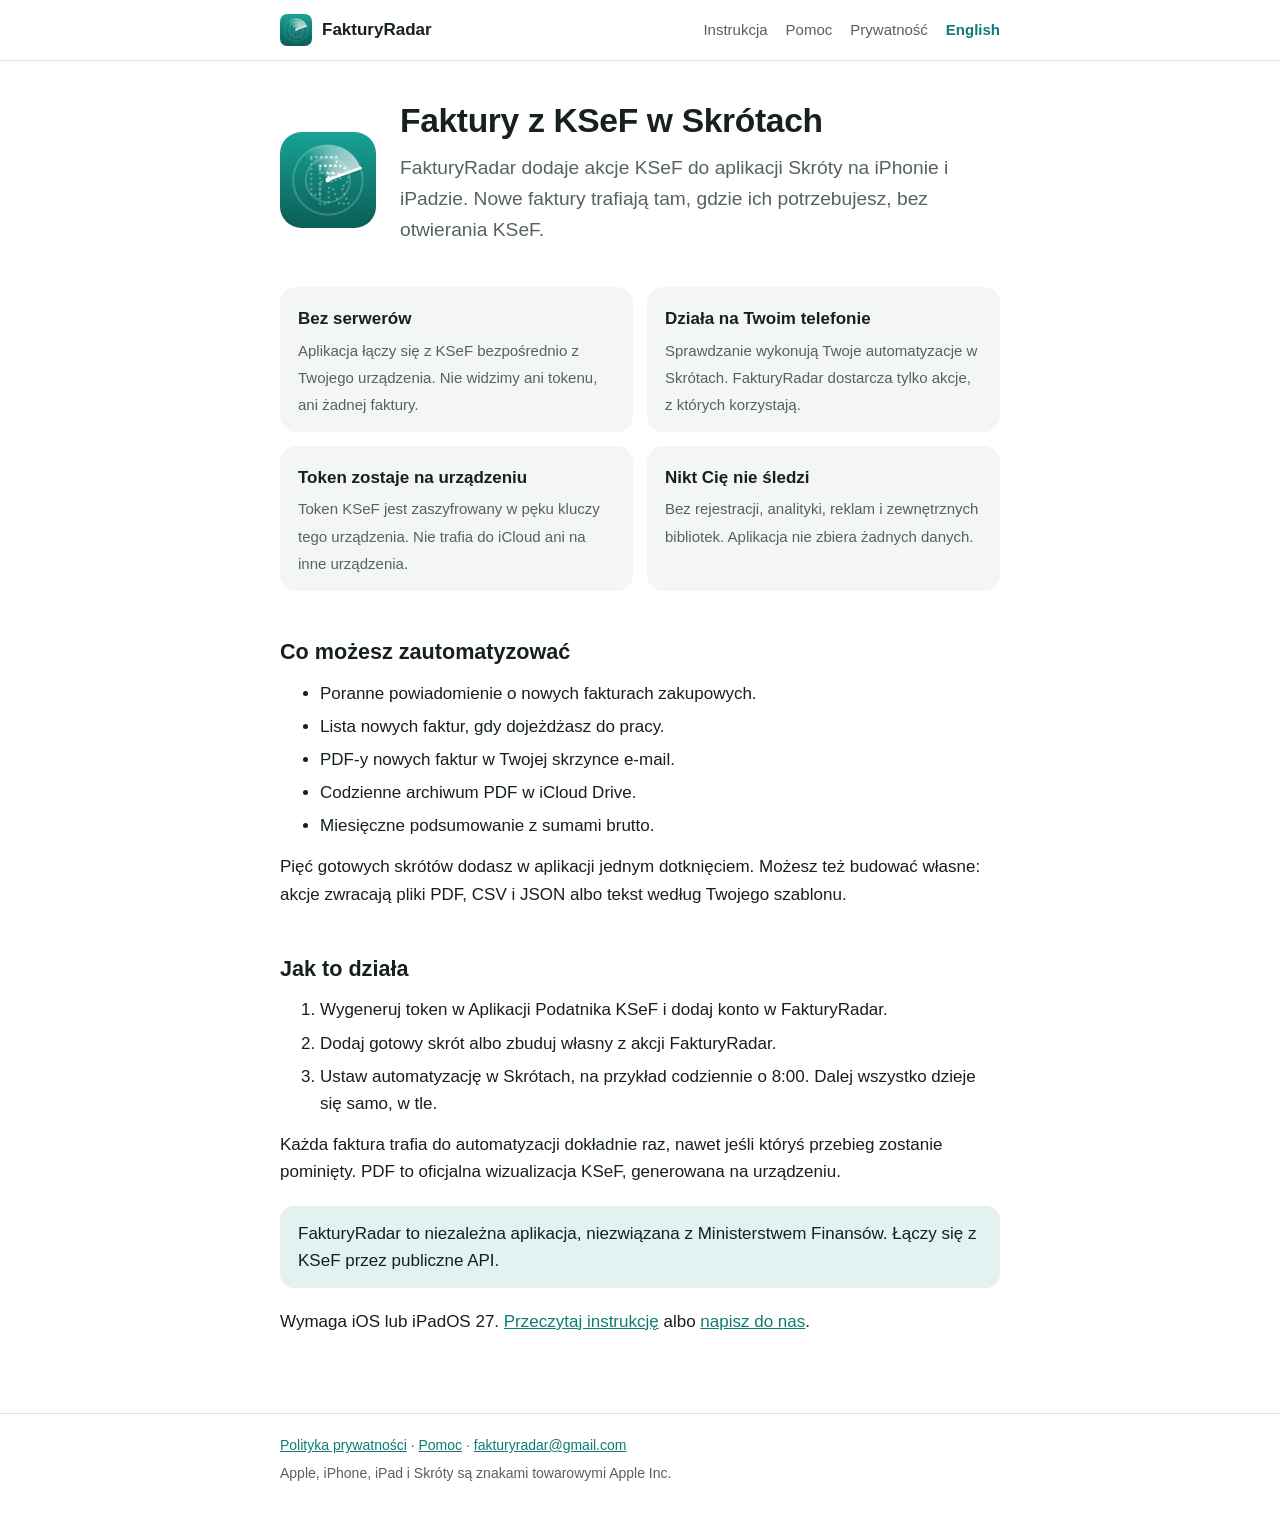
<file: index.html>
<!doctype html>
<html lang="pl">
<head>
<meta charset="utf-8">
<meta name="viewport" content="width=device-width, initial-scale=1">
<title>FakturyRadar - faktury z KSeF w Skrótach</title>
<meta name="description" content="FakturyRadar dodaje akcje KSeF do aplikacji Skróty na iPhonie i iPadzie. Bez serwerów, bez kont, bez śledzenia.">
<link rel="icon" href="/assets/icon.svg" type="image/svg+xml">
<link rel="apple-touch-icon" href="/assets/icon.svg">
<link rel="alternate" hreflang="en" href="https://fakturyradar.github.io/en/">
<link rel="stylesheet" href="/assets/style.css">
</head>
<body>
<header class="site"><div class="wrap">
  <a class="brand" href="/"><img src="/assets/icon.svg" alt="">FakturyRadar</a>
  <nav class="main">
    <a href="/guide/">Instrukcja</a>
    <a href="/support/">Pomoc</a>
    <a href="/privacy/">Prywatność</a>
    <a class="lang" href="/en/" hreflang="en" lang="en">English</a>
  </nav>
</div></header>

<main><div class="wrap">
  <div class="hero">
    <img src="/assets/icon.svg" alt="Ikona FakturyRadar">
    <div>
      <h1>Faktury z KSeF w Skrótach</h1>
      <p class="lead">FakturyRadar dodaje akcje KSeF do aplikacji Skróty na iPhonie i iPadzie. Nowe faktury trafiają tam, gdzie ich potrzebujesz, bez otwierania KSeF.</p>
    </div>
  </div>

  <ul class="pillars">
    <li><strong>Bez serwerów</strong><span>Aplikacja łączy się z KSeF bezpośrednio z Twojego urządzenia. Nie widzimy ani tokenu, ani żadnej faktury.</span></li>
    <li><strong>Działa na Twoim telefonie</strong><span>Sprawdzanie wykonują Twoje automatyzacje w Skrótach. FakturyRadar dostarcza tylko akcje, z których korzystają.</span></li>
    <li><strong>Token zostaje na urządzeniu</strong><span>Token KSeF jest zaszyfrowany w pęku kluczy tego urządzenia. Nie trafia do iCloud ani na inne urządzenia.</span></li>
    <li><strong>Nikt Cię nie śledzi</strong><span>Bez rejestracji, analityki, reklam i zewnętrznych bibliotek. Aplikacja nie zbiera żadnych danych.</span></li>
  </ul>

  <h2>Co możesz zautomatyzować</h2>
  <ul>
    <li>Poranne powiadomienie o nowych fakturach zakupowych.</li>
    <li>Lista nowych faktur, gdy dojeżdżasz do pracy.</li>
    <li>PDF-y nowych faktur w Twojej skrzynce e-mail.</li>
    <li>Codzienne archiwum PDF w iCloud Drive.</li>
    <li>Miesięczne podsumowanie z sumami brutto.</li>
  </ul>
  <p>Pięć gotowych skrótów dodasz w aplikacji jednym dotknięciem. Możesz też budować własne: akcje zwracają pliki PDF, CSV i JSON albo tekst według Twojego szablonu.</p>

  <h2>Jak to działa</h2>
  <ol>
    <li>Wygeneruj token w Aplikacji Podatnika KSeF i dodaj konto w FakturyRadar.</li>
    <li>Dodaj gotowy skrót albo zbuduj własny z akcji FakturyRadar.</li>
    <li>Ustaw automatyzację w Skrótach, na przykład codziennie o 8:00. Dalej wszystko dzieje się samo, w tle.</li>
  </ol>
  <p>Każda faktura trafia do automatyzacji dokładnie raz, nawet jeśli któryś przebieg zostanie pominięty. PDF to oficjalna wizualizacja KSeF, generowana na urządzeniu.</p>

  <div class="note">FakturyRadar to niezależna aplikacja, niezwiązana z Ministerstwem Finansów. Łączy się z KSeF przez publiczne API.</div>

  <p>Wymaga iOS lub iPadOS 27. <a href="/guide/">Przeczytaj instrukcję</a> albo <a href="/support/">napisz do nas</a>.</p>
</div></main>

<footer class="site"><div class="wrap">
  <p><a href="/privacy/">Polityka prywatności</a> · <a href="/support/">Pomoc</a> · <a href="mailto:fakturyradar@gmail.com">fakturyradar@gmail.com</a></p>
  <p>Apple, iPhone, iPad i Skróty są znakami towarowymi Apple Inc.</p>
</div></footer>
</body>
</html>
</file>
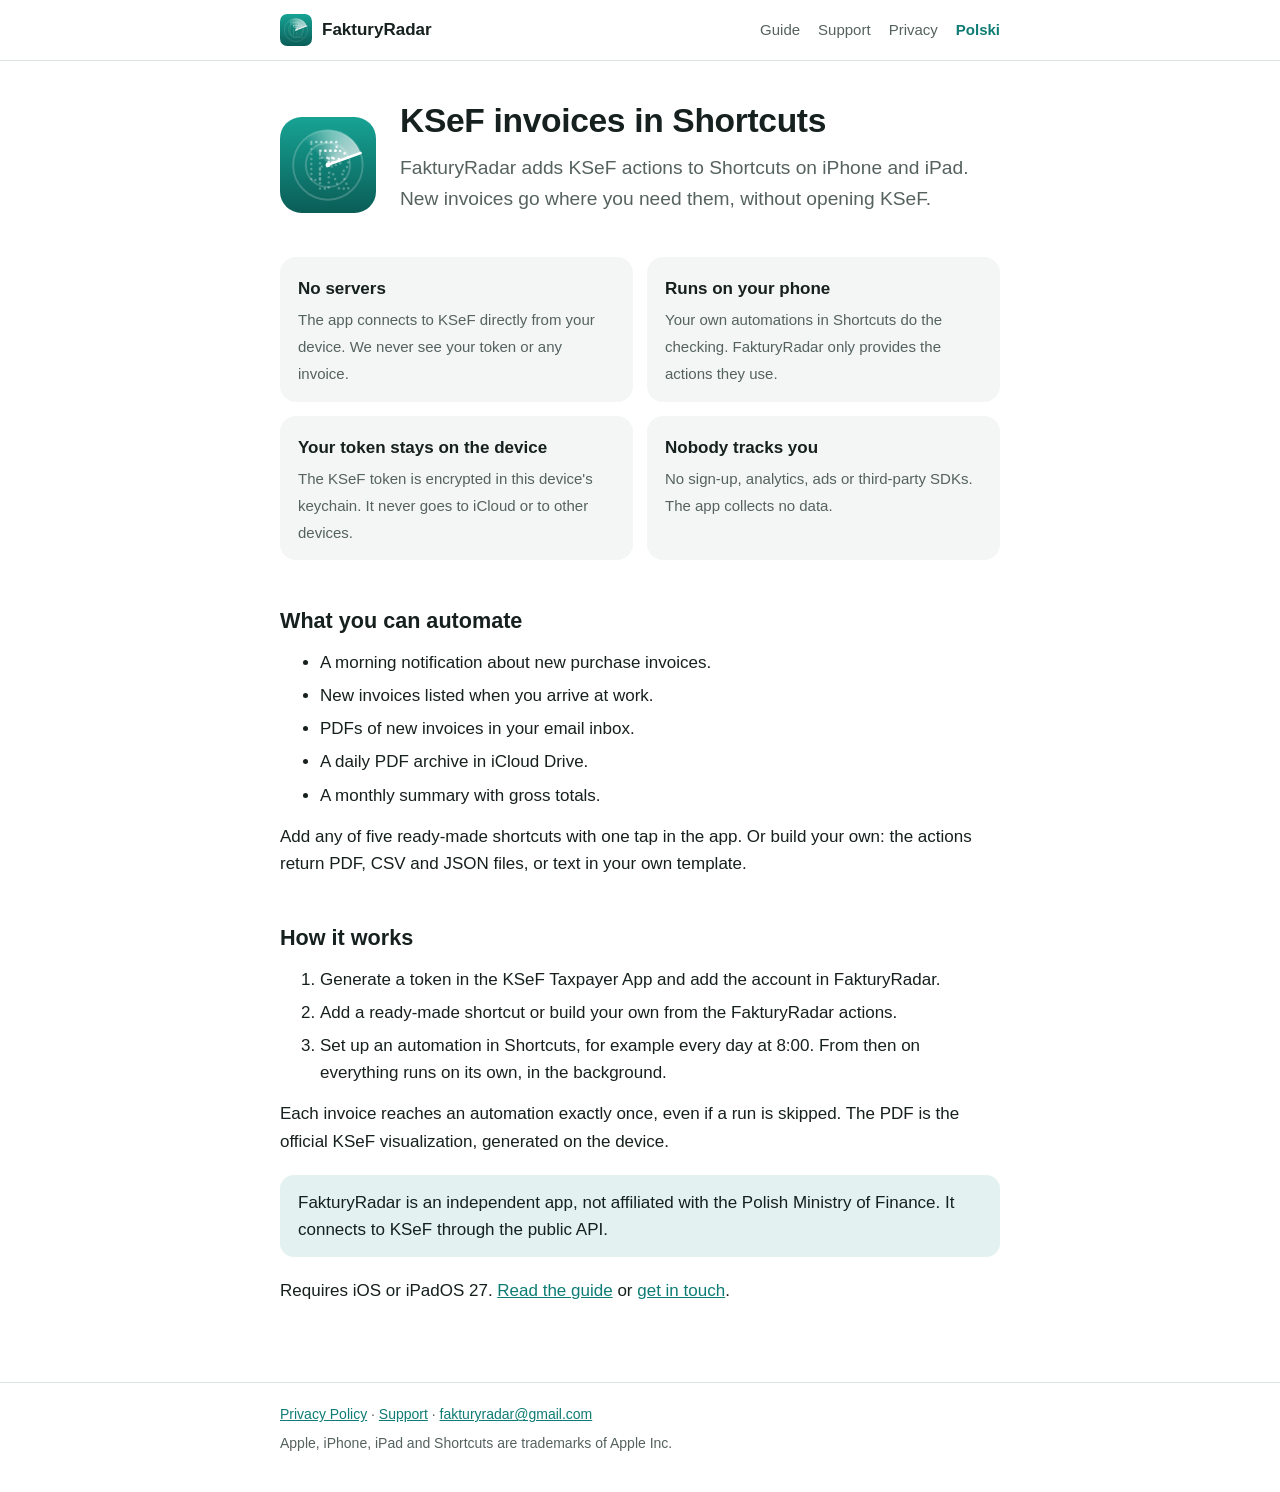
<file: en/index.html>
<!doctype html>
<html lang="en">
<head>
<meta charset="utf-8">
<meta name="viewport" content="width=device-width, initial-scale=1">
<title>FakturyRadar - KSeF invoices in Shortcuts</title>
<meta name="description" content="FakturyRadar adds KSeF actions to Shortcuts on iPhone and iPad. No servers, no accounts, no tracking.">
<link rel="icon" href="/assets/icon.svg" type="image/svg+xml">
<link rel="apple-touch-icon" href="/assets/icon.svg">
<link rel="alternate" hreflang="pl" href="https://fakturyradar.github.io/">
<link rel="stylesheet" href="/assets/style.css">
</head>
<body>
<header class="site"><div class="wrap">
  <a class="brand" href="/en/"><img src="/assets/icon.svg" alt="">FakturyRadar</a>
  <nav class="main">
    <a href="/en/guide/">Guide</a>
    <a href="/en/support/">Support</a>
    <a href="/en/privacy/">Privacy</a>
    <a class="lang" href="/" hreflang="pl" lang="pl">Polski</a>
  </nav>
</div></header>

<main><div class="wrap">
  <div class="hero">
    <img src="/assets/icon.svg" alt="FakturyRadar icon">
    <div>
      <h1>KSeF invoices in Shortcuts</h1>
      <p class="lead">FakturyRadar adds KSeF actions to Shortcuts on iPhone and iPad. New invoices go where you need them, without opening KSeF.</p>
    </div>
  </div>

  <ul class="pillars">
    <li><strong>No servers</strong><span>The app connects to KSeF directly from your device. We never see your token or any invoice.</span></li>
    <li><strong>Runs on your phone</strong><span>Your own automations in Shortcuts do the checking. FakturyRadar only provides the actions they use.</span></li>
    <li><strong>Your token stays on the device</strong><span>The KSeF token is encrypted in this device's keychain. It never goes to iCloud or to other devices.</span></li>
    <li><strong>Nobody tracks you</strong><span>No sign-up, analytics, ads or third-party SDKs. The app collects no data.</span></li>
  </ul>

  <h2>What you can automate</h2>
  <ul>
    <li>A morning notification about new purchase invoices.</li>
    <li>New invoices listed when you arrive at work.</li>
    <li>PDFs of new invoices in your email inbox.</li>
    <li>A daily PDF archive in iCloud Drive.</li>
    <li>A monthly summary with gross totals.</li>
  </ul>
  <p>Add any of five ready-made shortcuts with one tap in the app. Or build your own: the actions return PDF, CSV and JSON files, or text in your own template.</p>

  <h2>How it works</h2>
  <ol>
    <li>Generate a token in the KSeF Taxpayer App and add the account in FakturyRadar.</li>
    <li>Add a ready-made shortcut or build your own from the FakturyRadar actions.</li>
    <li>Set up an automation in Shortcuts, for example every day at 8:00. From then on everything runs on its own, in the background.</li>
  </ol>
  <p>Each invoice reaches an automation exactly once, even if a run is skipped. The PDF is the official KSeF visualization, generated on the device.</p>

  <div class="note">FakturyRadar is an independent app, not affiliated with the Polish Ministry of Finance. It connects to KSeF through the public API.</div>

  <p>Requires iOS or iPadOS 27. <a href="/en/guide/">Read the guide</a> or <a href="/en/support/">get in touch</a>.</p>
</div></main>

<footer class="site"><div class="wrap">
  <p><a href="/en/privacy/">Privacy Policy</a> · <a href="/en/support/">Support</a> · <a href="mailto:fakturyradar@gmail.com">fakturyradar@gmail.com</a></p>
  <p>Apple, iPhone, iPad and Shortcuts are trademarks of Apple Inc.</p>
</div></footer>
</body>
</html>
</file>
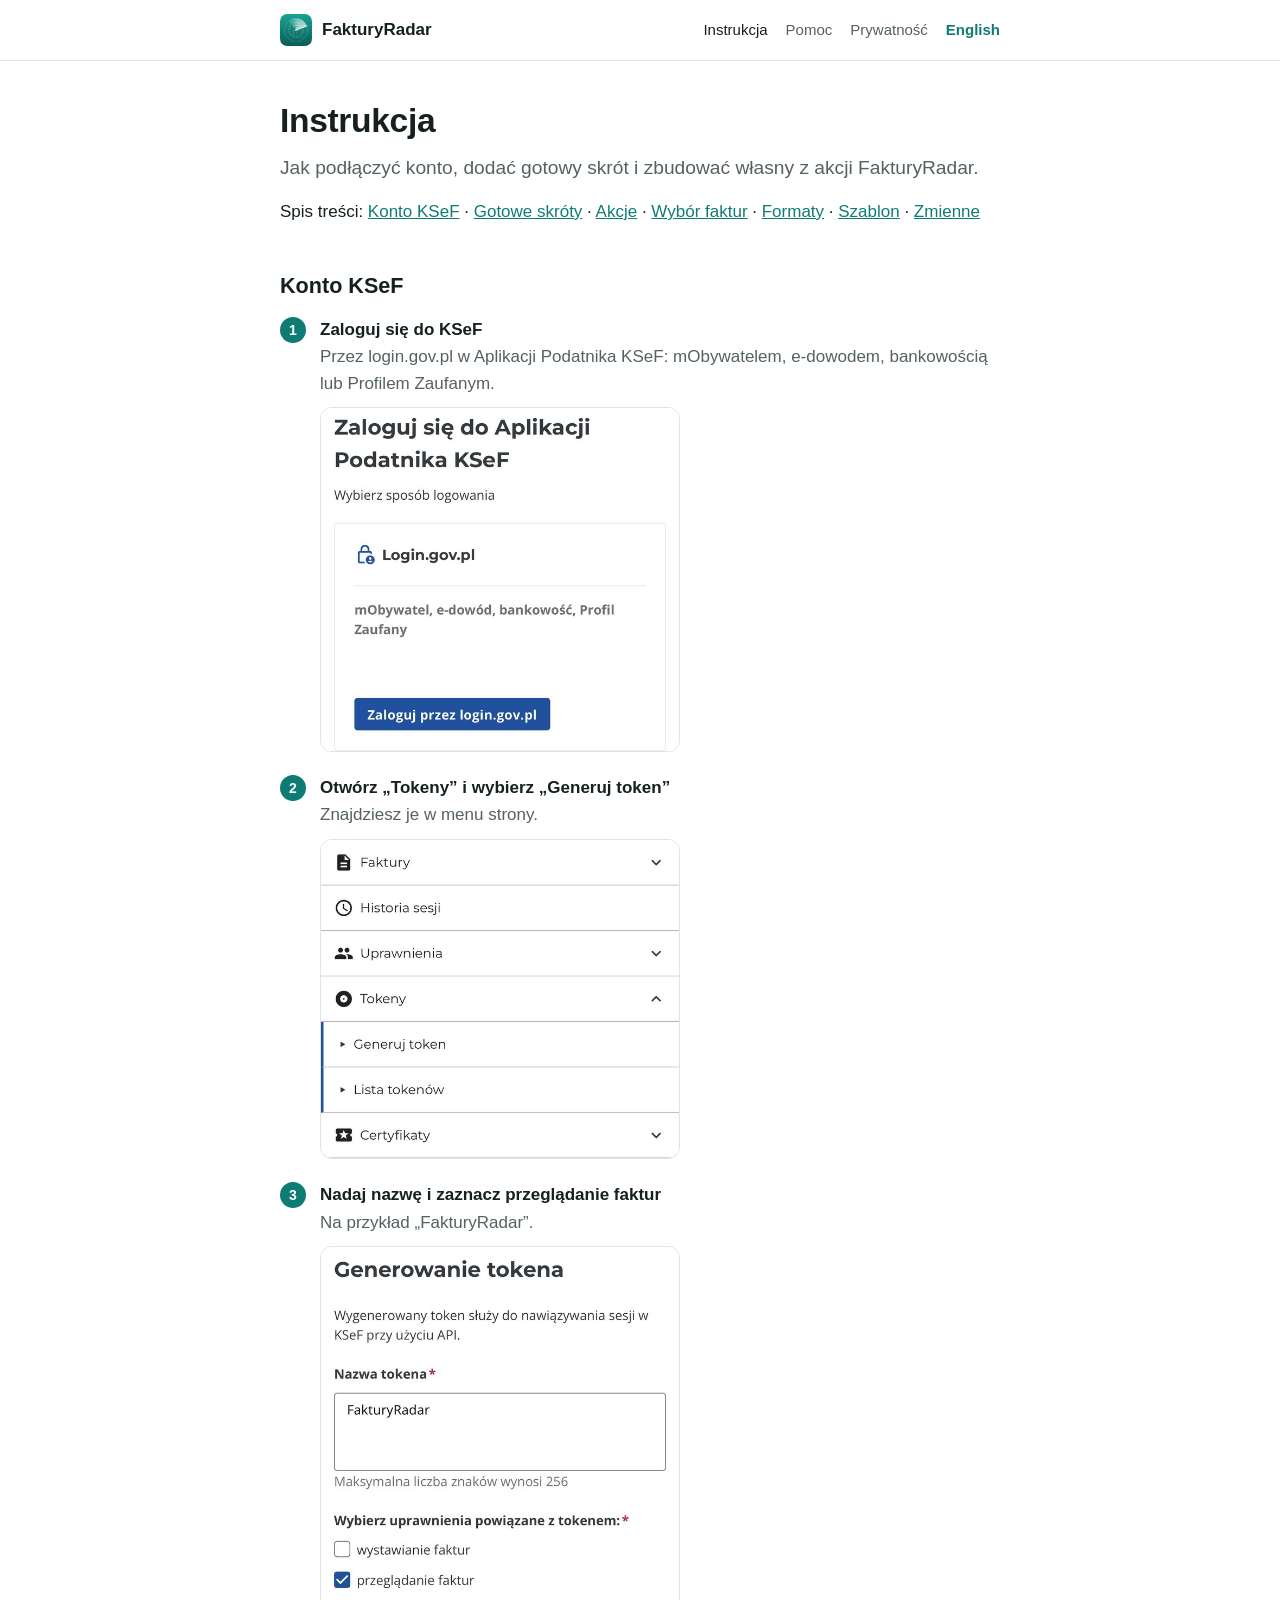
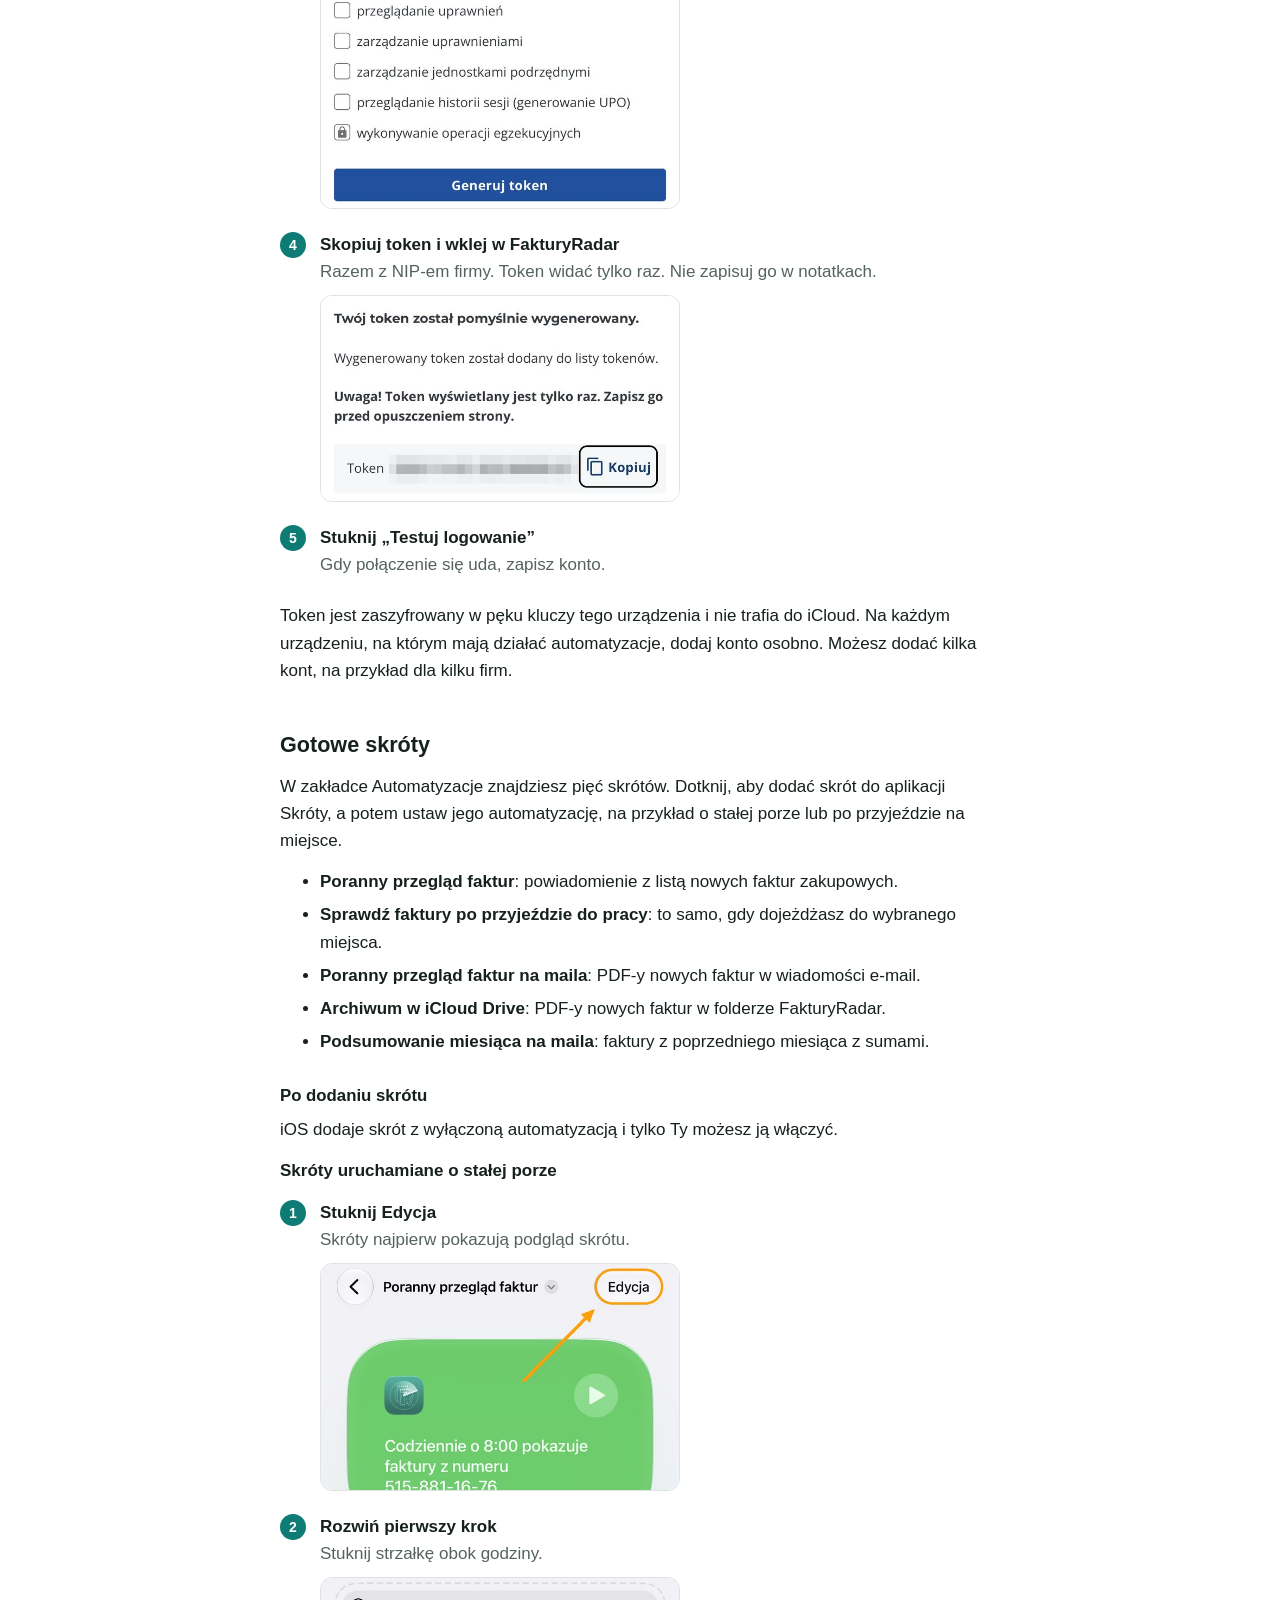
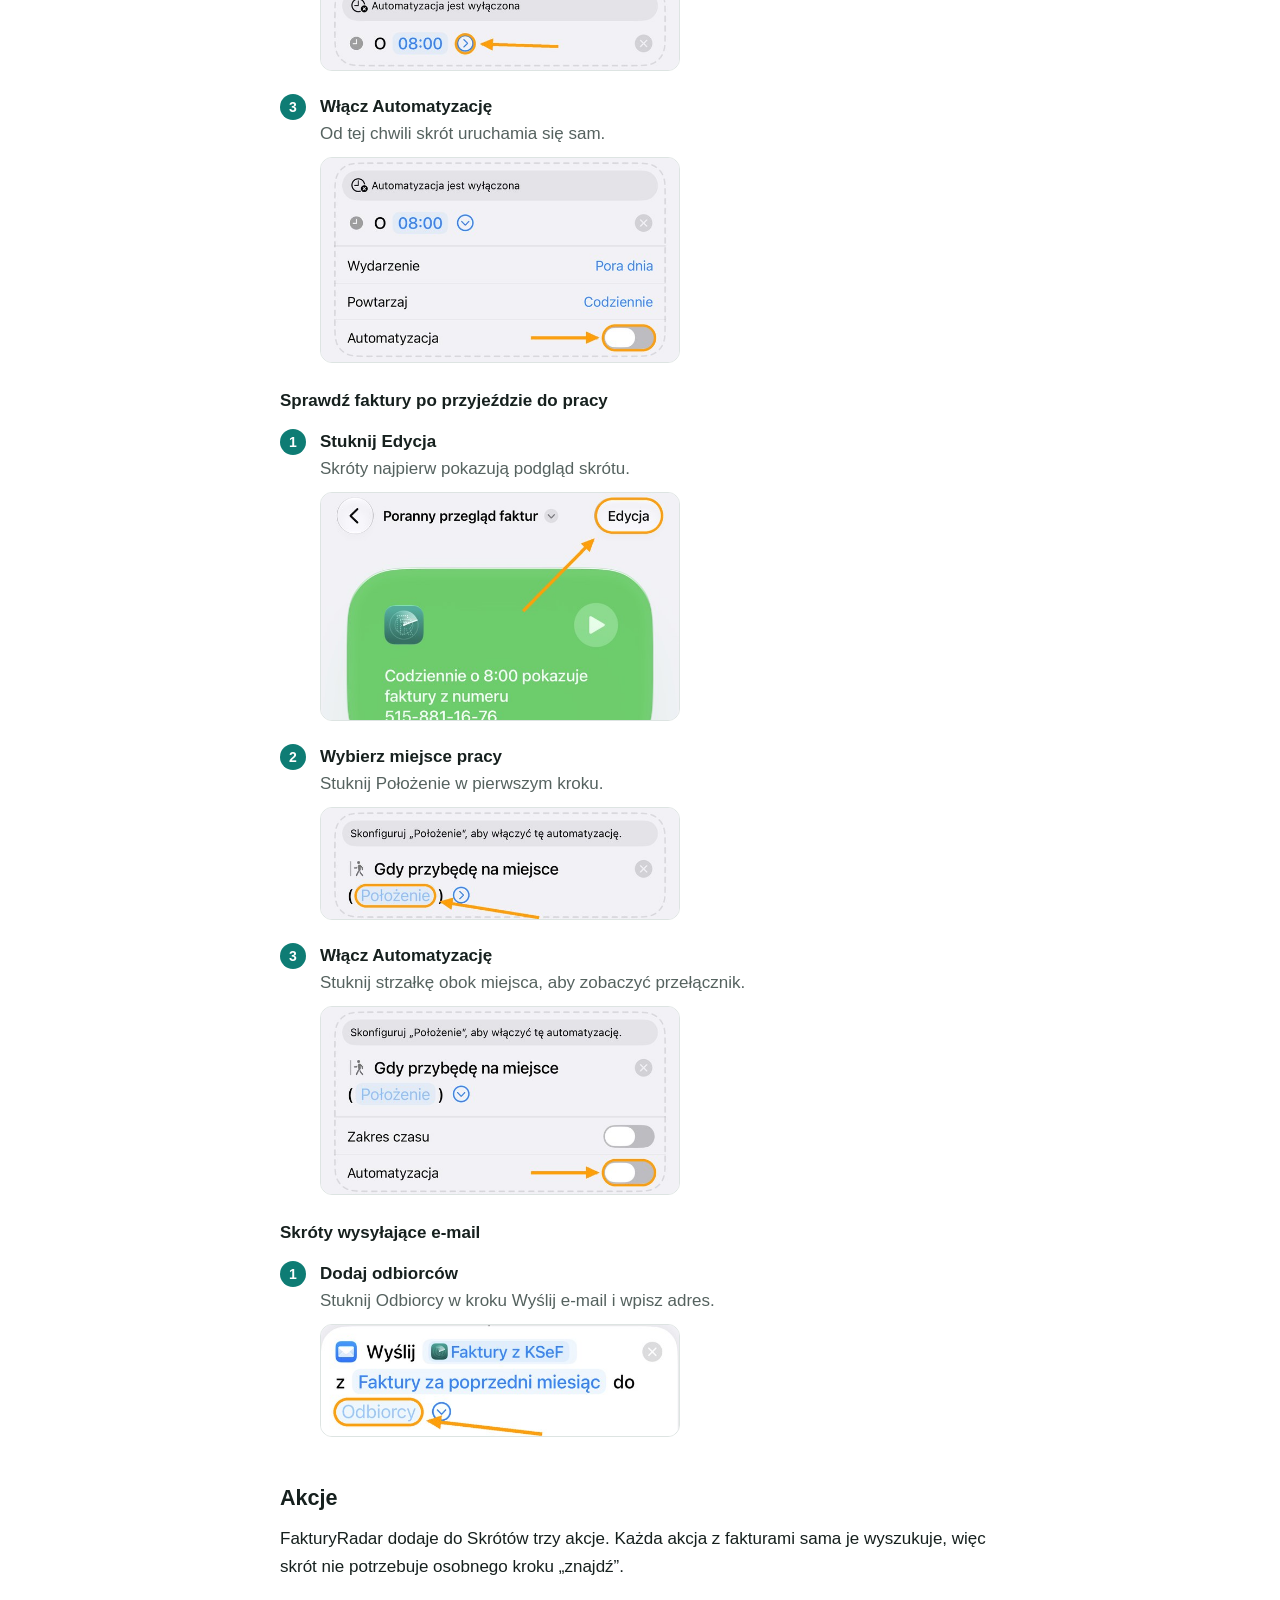
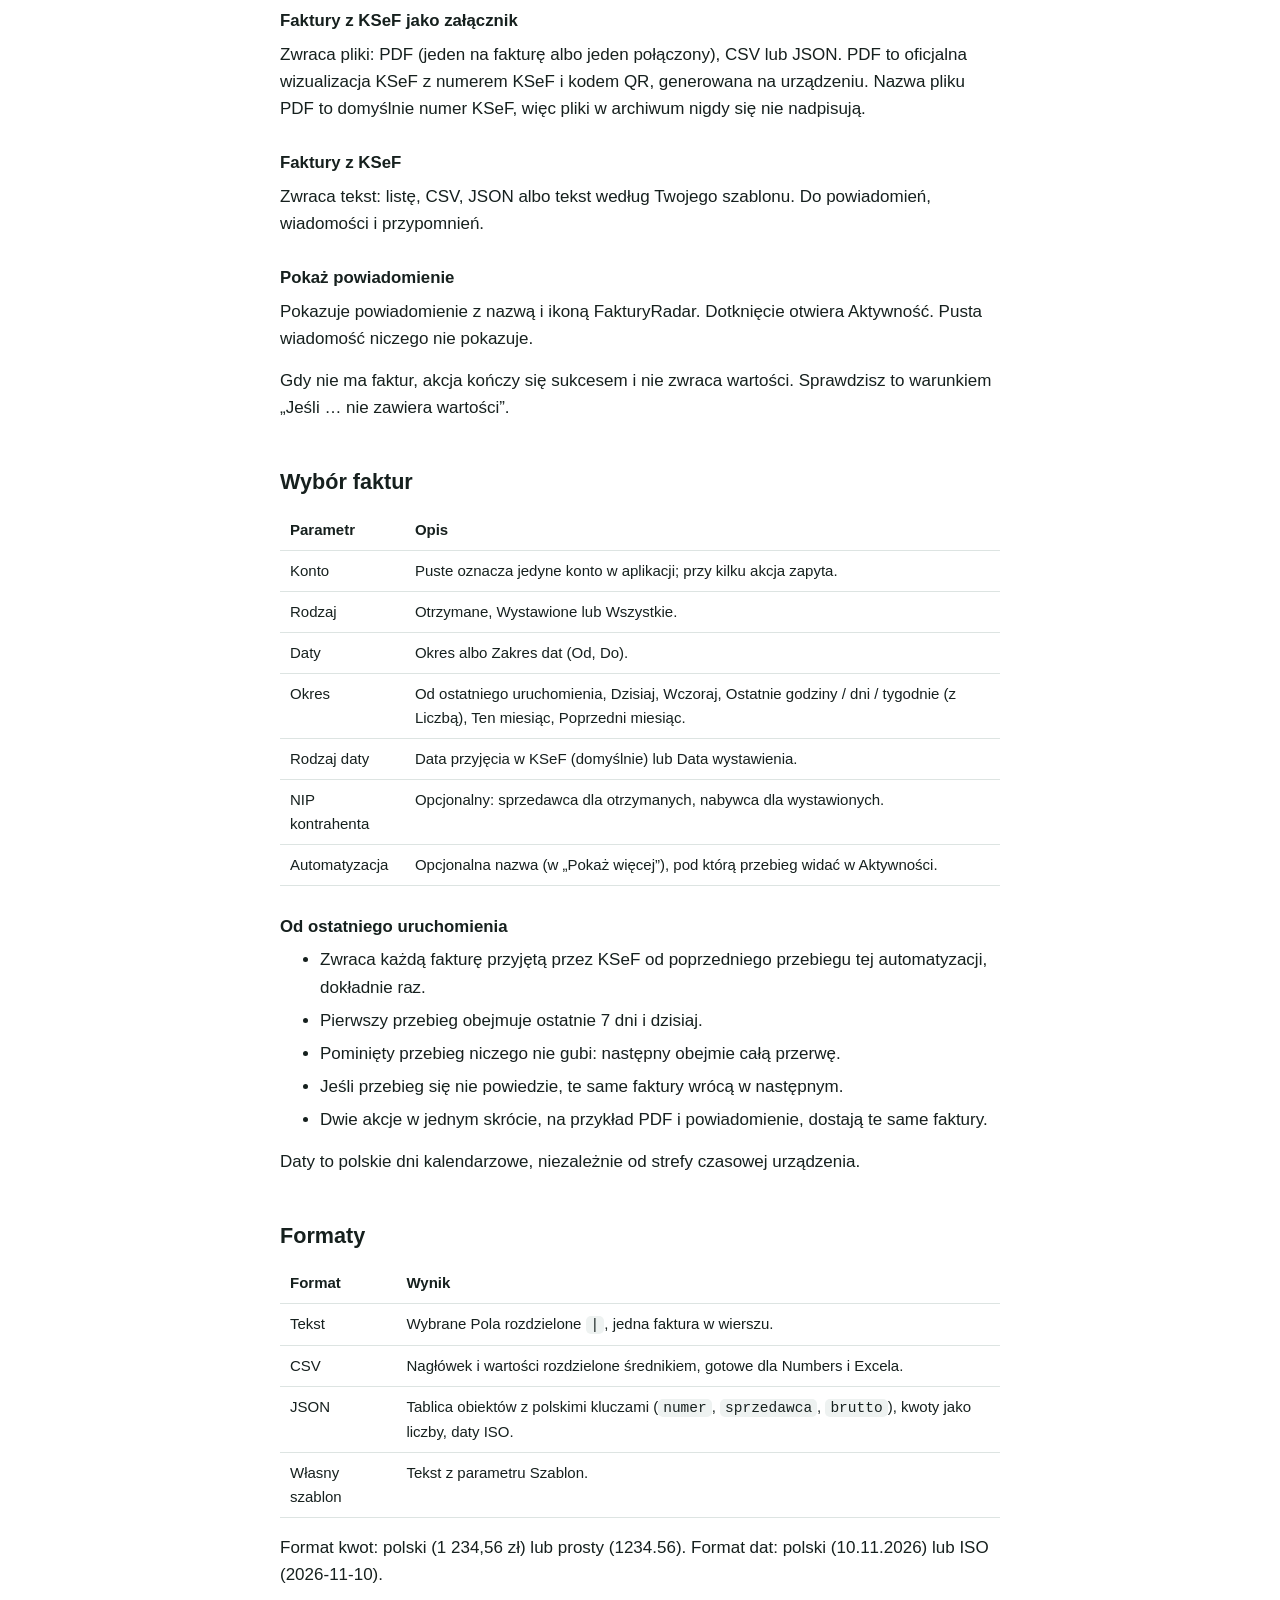
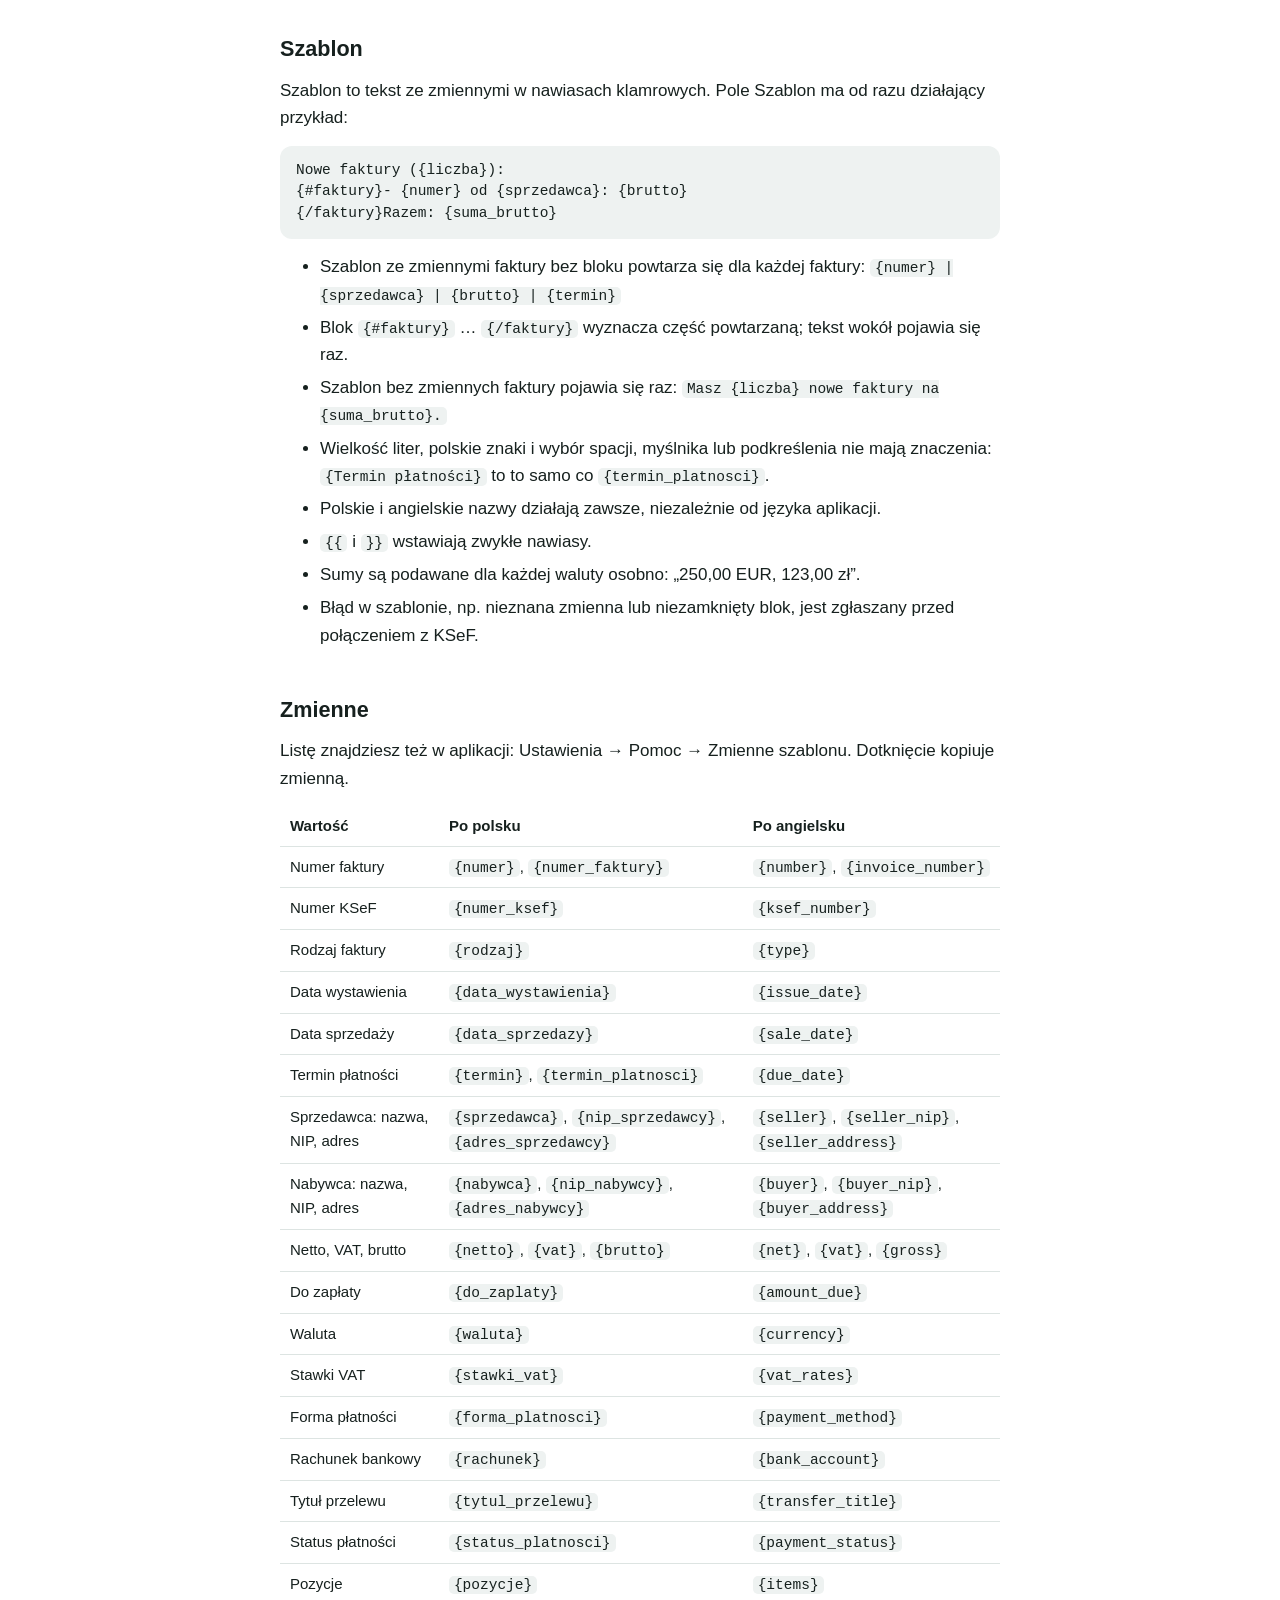
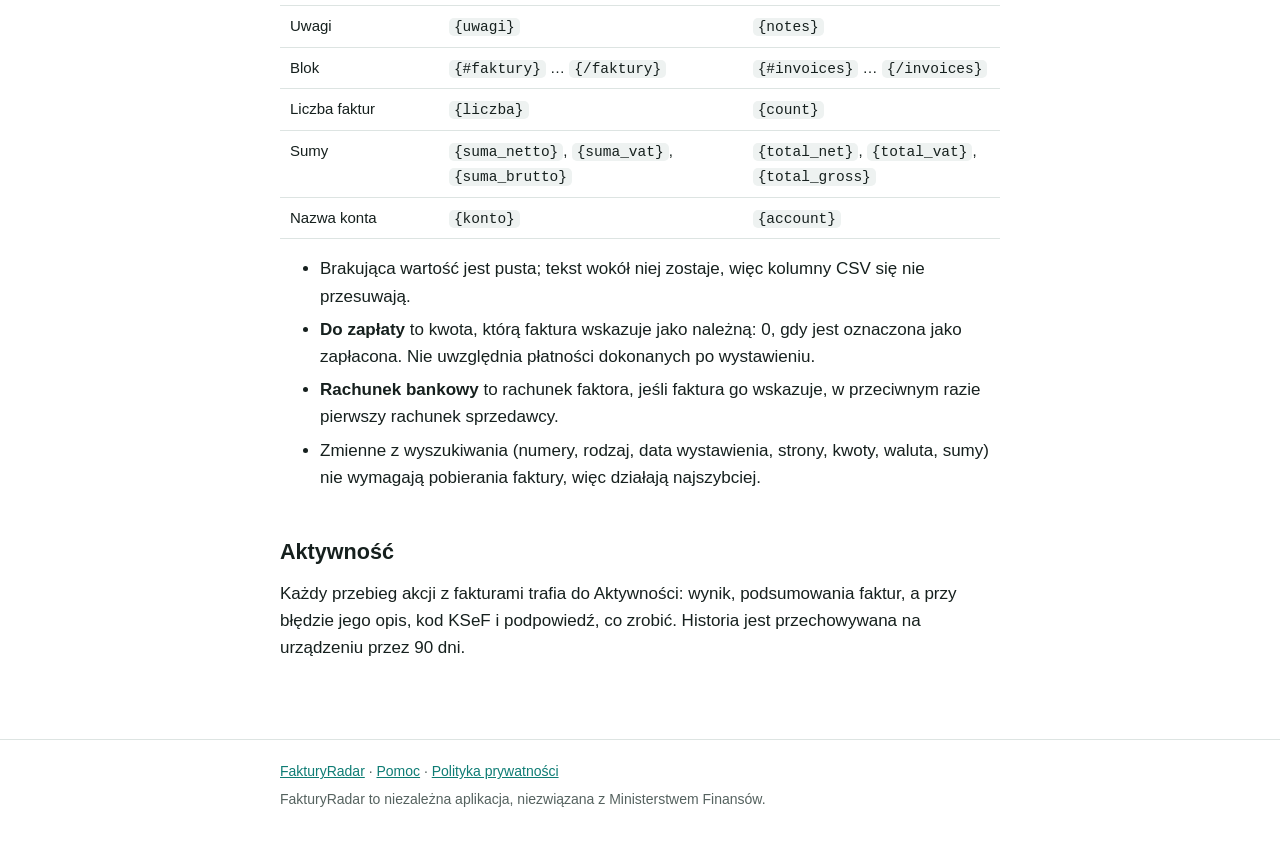
<file: guide/index.html>
<!doctype html>
<html lang="pl">
<head>
<meta charset="utf-8">
<meta name="viewport" content="width=device-width, initial-scale=1">
<title>Instrukcja - FakturyRadar</title>
<meta name="description" content="Jak podłączyć konto KSeF, korzystać z akcji FakturyRadar w Skrótach i pisać własne szablony.">
<link rel="icon" href="/assets/icon.svg" type="image/svg+xml">
<link rel="alternate" hreflang="en" href="https://fakturyradar.github.io/en/guide/">
<link rel="stylesheet" href="/assets/style.css">
</head>
<body>
<header class="site"><div class="wrap">
  <a class="brand" href="/"><img src="/assets/icon.svg" alt="">FakturyRadar</a>
  <nav class="main">
    <a href="/guide/" aria-current="page">Instrukcja</a>
    <a href="/support/">Pomoc</a>
    <a href="/privacy/">Prywatność</a>
    <a class="lang" href="/en/guide/" hreflang="en" lang="en">English</a>
  </nav>
</div></header>

<main><div class="wrap">
  <h1>Instrukcja</h1>
  <p class="lead">Jak podłączyć konto, dodać gotowy skrót i zbudować własny z akcji FakturyRadar.</p>
  <p>Spis treści: <a href="#konto">Konto KSeF</a> · <a href="#gotowe">Gotowe skróty</a> · <a href="#akcje">Akcje</a> · <a href="#wybor">Wybór faktur</a> · <a href="#formaty">Formaty</a> · <a href="#szablon">Szablon</a> · <a href="#zmienne">Zmienne</a></p>

  <h2 id="konto">Konto KSeF</h2>
  <ol class="steps">
    <li><strong>Zaloguj się do KSeF</strong><span>Przez login.gov.pl w Aplikacji Podatnika KSeF: mObywatelem, e-dowodem, bankowością lub Profilem Zaufanym.</span><img src="/assets/guide/token-help-login.jpg" width="660" height="632" alt="Strona logowania Aplikacji Podatnika KSeF" loading="lazy"></li>
    <li><strong>Otwórz „Tokeny” i wybierz „Generuj token”</strong><span>Znajdziesz je w menu strony.</span><img src="/assets/guide/token-help-menu.jpg" width="660" height="588" alt="Menu Aplikacji Podatnika z pozycją Tokeny" loading="lazy"></li>
    <li><strong>Nadaj nazwę i zaznacz przeglądanie faktur</strong><span>Na przykład „FakturyRadar”.</span><img src="/assets/guide/token-help-generate.jpg" width="660" height="1034" alt="Formularz generowania tokenu z uprawnieniem do przeglądania faktur" loading="lazy"></li>
    <li><strong>Skopiuj token i wklej w FakturyRadar</strong><span>Razem z NIP-em firmy. Token widać tylko raz. Nie zapisuj go w notatkach.</span><img src="/assets/guide/token-help-copy.jpg" width="660" height="378" alt="Wygenerowany token z przyciskiem kopiowania" loading="lazy"></li>
    <li><strong>Stuknij „Testuj logowanie”</strong><span>Gdy połączenie się uda, zapisz konto.</span></li>
  </ol>
  <p>Token jest zaszyfrowany w pęku kluczy tego urządzenia i nie trafia do iCloud. Na każdym urządzeniu, na którym mają działać automatyzacje, dodaj konto osobno. Możesz dodać kilka kont, na przykład dla kilku firm.</p>

  <h2 id="gotowe">Gotowe skróty</h2>
  <p>W zakładce Automatyzacje znajdziesz pięć skrótów. Dotknij, aby dodać skrót do aplikacji Skróty, a potem ustaw jego automatyzację, na przykład o stałej porze lub po przyjeździe na miejsce.</p>
  <ul>
    <li><strong>Poranny przegląd faktur</strong>: powiadomienie z listą nowych faktur zakupowych.</li>
    <li><strong>Sprawdź faktury po przyjeździe do pracy</strong>: to samo, gdy dojeżdżasz do wybranego miejsca.</li>
    <li><strong>Poranny przegląd faktur na maila</strong>: PDF-y nowych faktur w wiadomości e-mail.</li>
    <li><strong>Archiwum w iCloud Drive</strong>: PDF-y nowych faktur w folderze FakturyRadar.</li>
    <li><strong>Podsumowanie miesiąca na maila</strong>: faktury z poprzedniego miesiąca z sumami.</li>
  </ul>
  <h3>Po dodaniu skrótu</h3>
  <p>iOS dodaje skrót z wyłączoną automatyzacją i tylko Ty możesz ją włączyć.</p>
  <p><strong>Skróty uruchamiane o stałej porze</strong></p>
  <ol class="steps">
    <li><strong>Stuknij Edycja</strong><span>Skróty najpierw pokazują podgląd skrótu.</span><picture><source srcset="/assets/guide/guide-edit-pl-dark.jpg" media="(prefers-color-scheme: dark)"><img src="/assets/guide/guide-edit-pl-light.jpg" width="660" height="417" alt="Podgląd skrótu z przyciskiem Edycja" loading="lazy"></picture></li>
    <li><strong>Rozwiń pierwszy krok</strong><span>Stuknij strzałkę obok godziny.</span><picture><source srcset="/assets/guide/guide-step-pl-dark.jpg" media="(prefers-color-scheme: dark)"><img src="/assets/guide/guide-step-pl-light.jpg" width="660" height="168" alt="Pierwszy krok skrótu z godziną" loading="lazy"></picture></li>
    <li><strong>Włącz Automatyzację</strong><span>Od tej chwili skrót uruchamia się sam.</span><picture><source srcset="/assets/guide/guide-toggle-pl-dark.jpg" media="(prefers-color-scheme: dark)"><img src="/assets/guide/guide-toggle-pl-light.jpg" width="660" height="376" alt="Przełącznik Automatyzacja" loading="lazy"></picture></li>
  </ol>
  <p><strong>Sprawdź faktury po przyjeździe do pracy</strong></p>
  <ol class="steps">
    <li><strong>Stuknij Edycja</strong><span>Skróty najpierw pokazują podgląd skrótu.</span><picture><source srcset="/assets/guide/guide-edit-pl-dark.jpg" media="(prefers-color-scheme: dark)"><img src="/assets/guide/guide-edit-pl-light.jpg" width="660" height="417" alt="Podgląd skrótu z przyciskiem Edycja" loading="lazy"></picture></li>
    <li><strong>Wybierz miejsce pracy</strong><span>Stuknij Położenie w pierwszym kroku.</span><picture><source srcset="/assets/guide/guide-place-pl-dark.jpg" media="(prefers-color-scheme: dark)"><img src="/assets/guide/guide-place-pl-light.jpg" width="660" height="204" alt="Pierwszy krok skrótu z położeniem" loading="lazy"></picture></li>
    <li><strong>Włącz Automatyzację</strong><span>Stuknij strzałkę obok miejsca, aby zobaczyć przełącznik.</span><picture><source srcset="/assets/guide/guide-place-toggle-pl-dark.jpg" media="(prefers-color-scheme: dark)"><img src="/assets/guide/guide-place-toggle-pl-light.jpg" width="660" height="344" alt="Przełącznik Automatyzacja przy położeniu" loading="lazy"></picture></li>
  </ol>
  <p><strong>Skróty wysyłające e-mail</strong></p>
  <ol class="steps">
    <li><strong>Dodaj odbiorców</strong><span>Stuknij Odbiorcy w kroku Wyślij e-mail i wpisz adres.</span><picture><source srcset="/assets/guide/guide-recipients-pl-dark.jpg" media="(prefers-color-scheme: dark)"><img src="/assets/guide/guide-recipients-pl-light.jpg" width="660" height="204" alt="Krok Wyślij e-mail z polem Odbiorcy" loading="lazy"></picture></li>
  </ol>

  <h2 id="akcje">Akcje</h2>
  <p>FakturyRadar dodaje do Skrótów trzy akcje. Każda akcja z fakturami sama je wyszukuje, więc skrót nie potrzebuje osobnego kroku „znajdź”.</p>
  <h3>Faktury z KSeF jako załącznik</h3>
  <p>Zwraca pliki: PDF (jeden na fakturę albo jeden połączony), CSV lub JSON. PDF to oficjalna wizualizacja KSeF z numerem KSeF i kodem QR, generowana na urządzeniu. Nazwa pliku PDF to domyślnie numer KSeF, więc pliki w archiwum nigdy się nie nadpisują.</p>
  <h3>Faktury z KSeF</h3>
  <p>Zwraca tekst: listę, CSV, JSON albo tekst według Twojego szablonu. Do powiadomień, wiadomości i przypomnień.</p>
  <h3>Pokaż powiadomienie</h3>
  <p>Pokazuje powiadomienie z nazwą i ikoną FakturyRadar. Dotknięcie otwiera Aktywność. Pusta wiadomość niczego nie pokazuje.</p>
  <p>Gdy nie ma faktur, akcja kończy się sukcesem i nie zwraca wartości. Sprawdzisz to warunkiem „Jeśli … nie zawiera wartości”.</p>

  <h2 id="wybor">Wybór faktur</h2>
  <div class="table"><table>
    <tr><th>Parametr</th><th>Opis</th></tr>
    <tr><td>Konto</td><td>Puste oznacza jedyne konto w aplikacji; przy kilku akcja zapyta.</td></tr>
    <tr><td>Rodzaj</td><td>Otrzymane, Wystawione lub Wszystkie.</td></tr>
    <tr><td>Daty</td><td>Okres albo Zakres dat (Od, Do).</td></tr>
    <tr><td>Okres</td><td>Od ostatniego uruchomienia, Dzisiaj, Wczoraj, Ostatnie godziny / dni / tygodnie (z Liczbą), Ten miesiąc, Poprzedni miesiąc.</td></tr>
    <tr><td>Rodzaj daty</td><td>Data przyjęcia w KSeF (domyślnie) lub Data wystawienia.</td></tr>
    <tr><td>NIP kontrahenta</td><td>Opcjonalny: sprzedawca dla otrzymanych, nabywca dla wystawionych.</td></tr>
    <tr><td>Automatyzacja</td><td>Opcjonalna nazwa (w „Pokaż więcej”), pod którą przebieg widać w Aktywności.</td></tr>
  </table></div>
  <h3>Od ostatniego uruchomienia</h3>
  <ul>
    <li>Zwraca każdą fakturę przyjętą przez KSeF od poprzedniego przebiegu tej automatyzacji, dokładnie raz.</li>
    <li>Pierwszy przebieg obejmuje ostatnie 7 dni i dzisiaj.</li>
    <li>Pominięty przebieg niczego nie gubi: następny obejmie całą przerwę.</li>
    <li>Jeśli przebieg się nie powiedzie, te same faktury wrócą w następnym.</li>
    <li>Dwie akcje w jednym skrócie, na przykład PDF i powiadomienie, dostają te same faktury.</li>
  </ul>
  <p>Daty to polskie dni kalendarzowe, niezależnie od strefy czasowej urządzenia.</p>

  <h2 id="formaty">Formaty</h2>
  <div class="table"><table>
    <tr><th>Format</th><th>Wynik</th></tr>
    <tr><td>Tekst</td><td>Wybrane Pola rozdzielone <code>|</code>, jedna faktura w wierszu.</td></tr>
    <tr><td>CSV</td><td>Nagłówek i wartości rozdzielone średnikiem, gotowe dla Numbers i Excela.</td></tr>
    <tr><td>JSON</td><td>Tablica obiektów z polskimi kluczami (<code>numer</code>, <code>sprzedawca</code>, <code>brutto</code>), kwoty jako liczby, daty ISO.</td></tr>
    <tr><td>Własny szablon</td><td>Tekst z parametru Szablon.</td></tr>
  </table></div>
  <p>Format kwot: polski (1 234,56 zł) lub prosty (1234.56). Format dat: polski (10.11.2026) lub ISO (2026-11-10).</p>

  <h2 id="szablon">Szablon</h2>
  <p>Szablon to tekst ze zmiennymi w nawiasach klamrowych. Pole Szablon ma od razu działający przykład:</p>
  <pre><code>Nowe faktury ({liczba}):
{#faktury}- {numer} od {sprzedawca}: {brutto}
{/faktury}Razem: {suma_brutto}</code></pre>
  <ul>
    <li>Szablon ze zmiennymi faktury bez bloku powtarza się dla każdej faktury: <code>{numer} | {sprzedawca} | {brutto} | {termin}</code></li>
    <li>Blok <code>{#faktury}</code> … <code>{/faktury}</code> wyznacza część powtarzaną; tekst wokół pojawia się raz.</li>
    <li>Szablon bez zmiennych faktury pojawia się raz: <code>Masz {liczba} nowe faktury na {suma_brutto}.</code></li>
    <li>Wielkość liter, polskie znaki i wybór spacji, myślnika lub podkreślenia nie mają znaczenia: <code>{Termin płatności}</code> to to samo co <code>{termin_platnosci}</code>.</li>
    <li>Polskie i angielskie nazwy działają zawsze, niezależnie od języka aplikacji.</li>
    <li><code>{{</code> i <code>}}</code> wstawiają zwykłe nawiasy.</li>
    <li>Sumy są podawane dla każdej waluty osobno: „250,00 EUR, 123,00 zł”.</li>
    <li>Błąd w szablonie, np. nieznana zmienna lub niezamknięty blok, jest zgłaszany przed połączeniem z KSeF.</li>
  </ul>

  <h2 id="zmienne">Zmienne</h2>
  <p>Listę znajdziesz też w aplikacji: Ustawienia → Pomoc → Zmienne szablonu. Dotknięcie kopiuje zmienną.</p>
  <div class="table"><table>
    <tr><th>Wartość</th><th>Po polsku</th><th>Po angielsku</th></tr>
    <tr><td>Numer faktury</td><td><code>{numer}</code>, <code>{numer_faktury}</code></td><td><code>{number}</code>, <code>{invoice_number}</code></td></tr>
    <tr><td>Numer KSeF</td><td><code>{numer_ksef}</code></td><td><code>{ksef_number}</code></td></tr>
    <tr><td>Rodzaj faktury</td><td><code>{rodzaj}</code></td><td><code>{type}</code></td></tr>
    <tr><td>Data wystawienia</td><td><code>{data_wystawienia}</code></td><td><code>{issue_date}</code></td></tr>
    <tr><td>Data sprzedaży</td><td><code>{data_sprzedazy}</code></td><td><code>{sale_date}</code></td></tr>
    <tr><td>Termin płatności</td><td><code>{termin}</code>, <code>{termin_platnosci}</code></td><td><code>{due_date}</code></td></tr>
    <tr><td>Sprzedawca: nazwa, NIP, adres</td><td><code>{sprzedawca}</code>, <code>{nip_sprzedawcy}</code>, <code>{adres_sprzedawcy}</code></td><td><code>{seller}</code>, <code>{seller_nip}</code>, <code>{seller_address}</code></td></tr>
    <tr><td>Nabywca: nazwa, NIP, adres</td><td><code>{nabywca}</code>, <code>{nip_nabywcy}</code>, <code>{adres_nabywcy}</code></td><td><code>{buyer}</code>, <code>{buyer_nip}</code>, <code>{buyer_address}</code></td></tr>
    <tr><td>Netto, VAT, brutto</td><td><code>{netto}</code>, <code>{vat}</code>, <code>{brutto}</code></td><td><code>{net}</code>, <code>{vat}</code>, <code>{gross}</code></td></tr>
    <tr><td>Do zapłaty</td><td><code>{do_zaplaty}</code></td><td><code>{amount_due}</code></td></tr>
    <tr><td>Waluta</td><td><code>{waluta}</code></td><td><code>{currency}</code></td></tr>
    <tr><td>Stawki VAT</td><td><code>{stawki_vat}</code></td><td><code>{vat_rates}</code></td></tr>
    <tr><td>Forma płatności</td><td><code>{forma_platnosci}</code></td><td><code>{payment_method}</code></td></tr>
    <tr><td>Rachunek bankowy</td><td><code>{rachunek}</code></td><td><code>{bank_account}</code></td></tr>
    <tr><td>Tytuł przelewu</td><td><code>{tytul_przelewu}</code></td><td><code>{transfer_title}</code></td></tr>
    <tr><td>Status płatności</td><td><code>{status_platnosci}</code></td><td><code>{payment_status}</code></td></tr>
    <tr><td>Pozycje</td><td><code>{pozycje}</code></td><td><code>{items}</code></td></tr>
    <tr><td>Uwagi</td><td><code>{uwagi}</code></td><td><code>{notes}</code></td></tr>
    <tr><td>Blok</td><td><code>{#faktury}</code> … <code>{/faktury}</code></td><td><code>{#invoices}</code> … <code>{/invoices}</code></td></tr>
    <tr><td>Liczba faktur</td><td><code>{liczba}</code></td><td><code>{count}</code></td></tr>
    <tr><td>Sumy</td><td><code>{suma_netto}</code>, <code>{suma_vat}</code>, <code>{suma_brutto}</code></td><td><code>{total_net}</code>, <code>{total_vat}</code>, <code>{total_gross}</code></td></tr>
    <tr><td>Nazwa konta</td><td><code>{konto}</code></td><td><code>{account}</code></td></tr>
  </table></div>
  <ul>
    <li>Brakująca wartość jest pusta; tekst wokół niej zostaje, więc kolumny CSV się nie przesuwają.</li>
    <li><strong>Do zapłaty</strong> to kwota, którą faktura wskazuje jako należną: 0, gdy jest oznaczona jako zapłacona. Nie uwzględnia płatności dokonanych po wystawieniu.</li>
    <li><strong>Rachunek bankowy</strong> to rachunek faktora, jeśli faktura go wskazuje, w przeciwnym razie pierwszy rachunek sprzedawcy.</li>
    <li>Zmienne z wyszukiwania (numery, rodzaj, data wystawienia, strony, kwoty, waluta, sumy) nie wymagają pobierania faktury, więc działają najszybciej.</li>
  </ul>

  <h2>Aktywność</h2>
  <p>Każdy przebieg akcji z fakturami trafia do Aktywności: wynik, podsumowania faktur, a przy błędzie jego opis, kod KSeF i podpowiedź, co zrobić. Historia jest przechowywana na urządzeniu przez 90 dni.</p>
</div></main>

<footer class="site"><div class="wrap">
  <p><a href="/">FakturyRadar</a> · <a href="/support/">Pomoc</a> · <a href="/privacy/">Polityka prywatności</a></p>
  <p>FakturyRadar to niezależna aplikacja, niezwiązana z Ministerstwem Finansów.</p>
</div></footer>
</body>
</html>
</file>
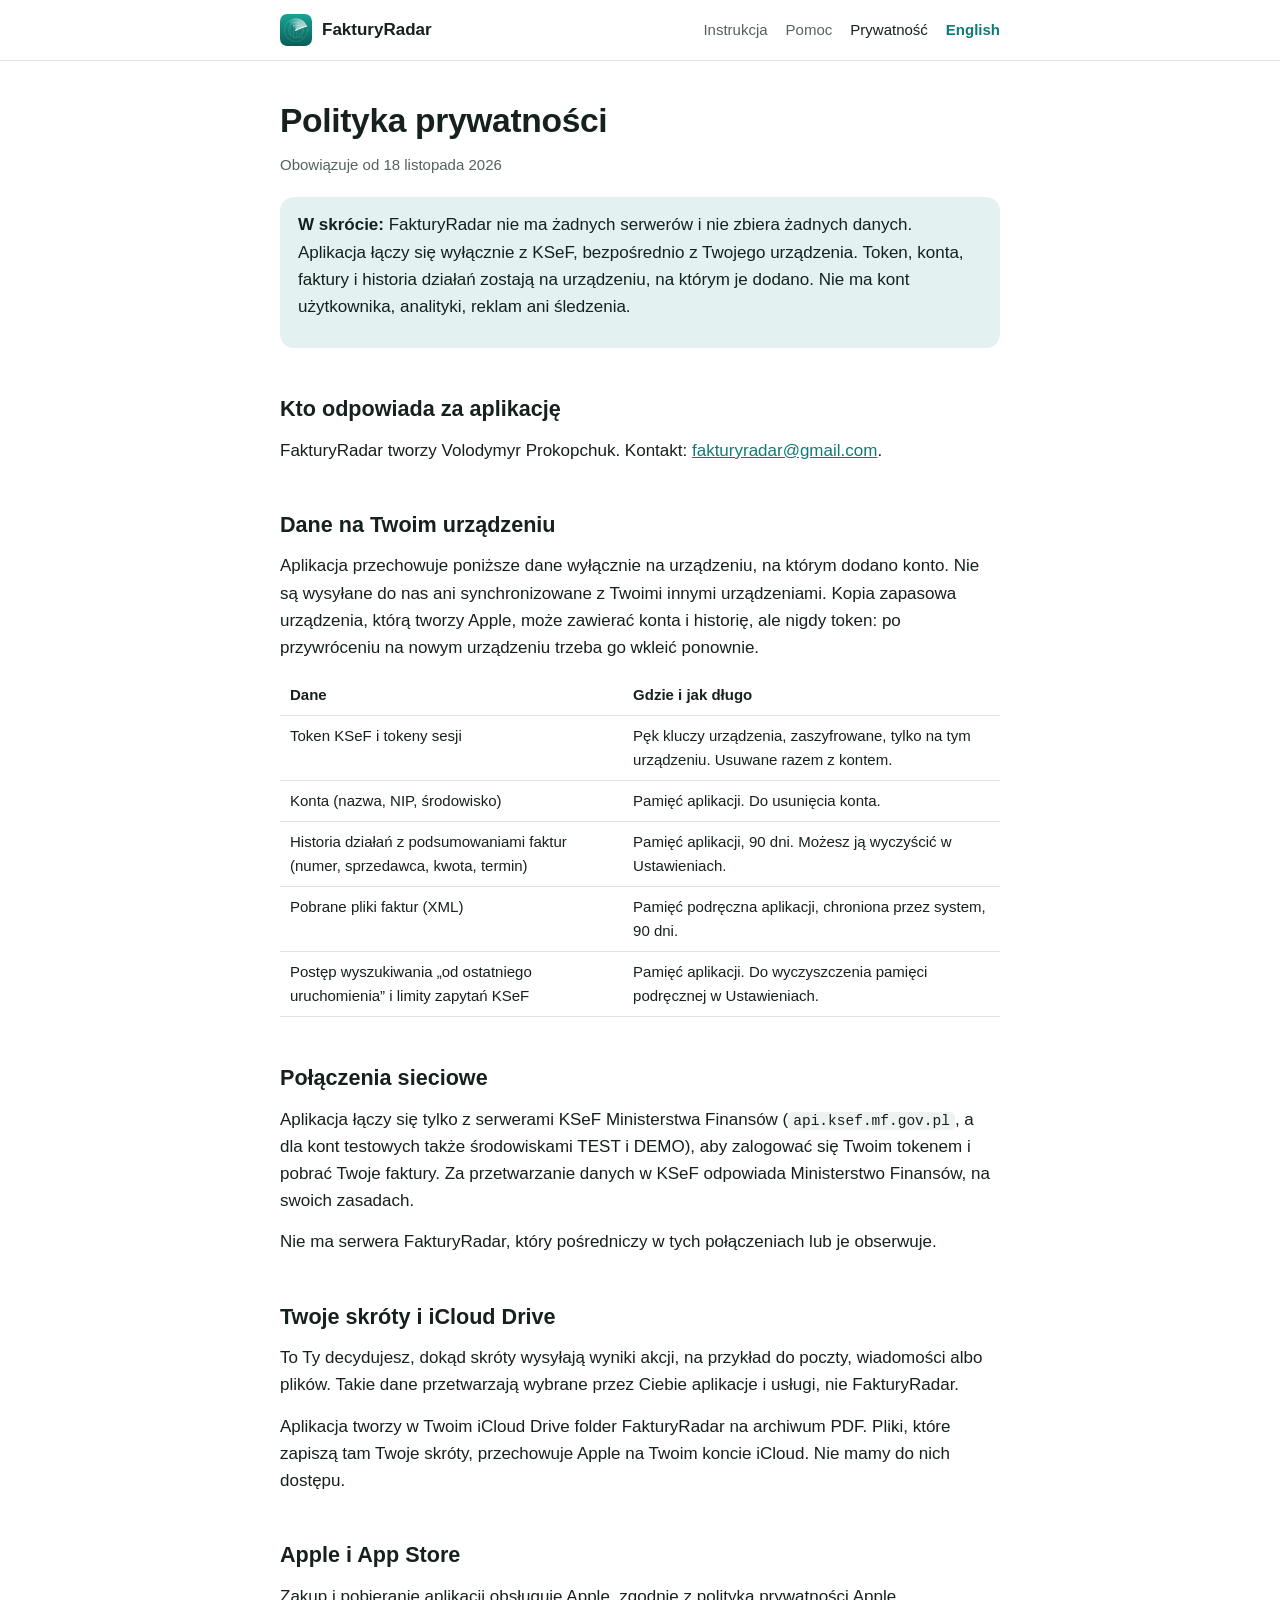
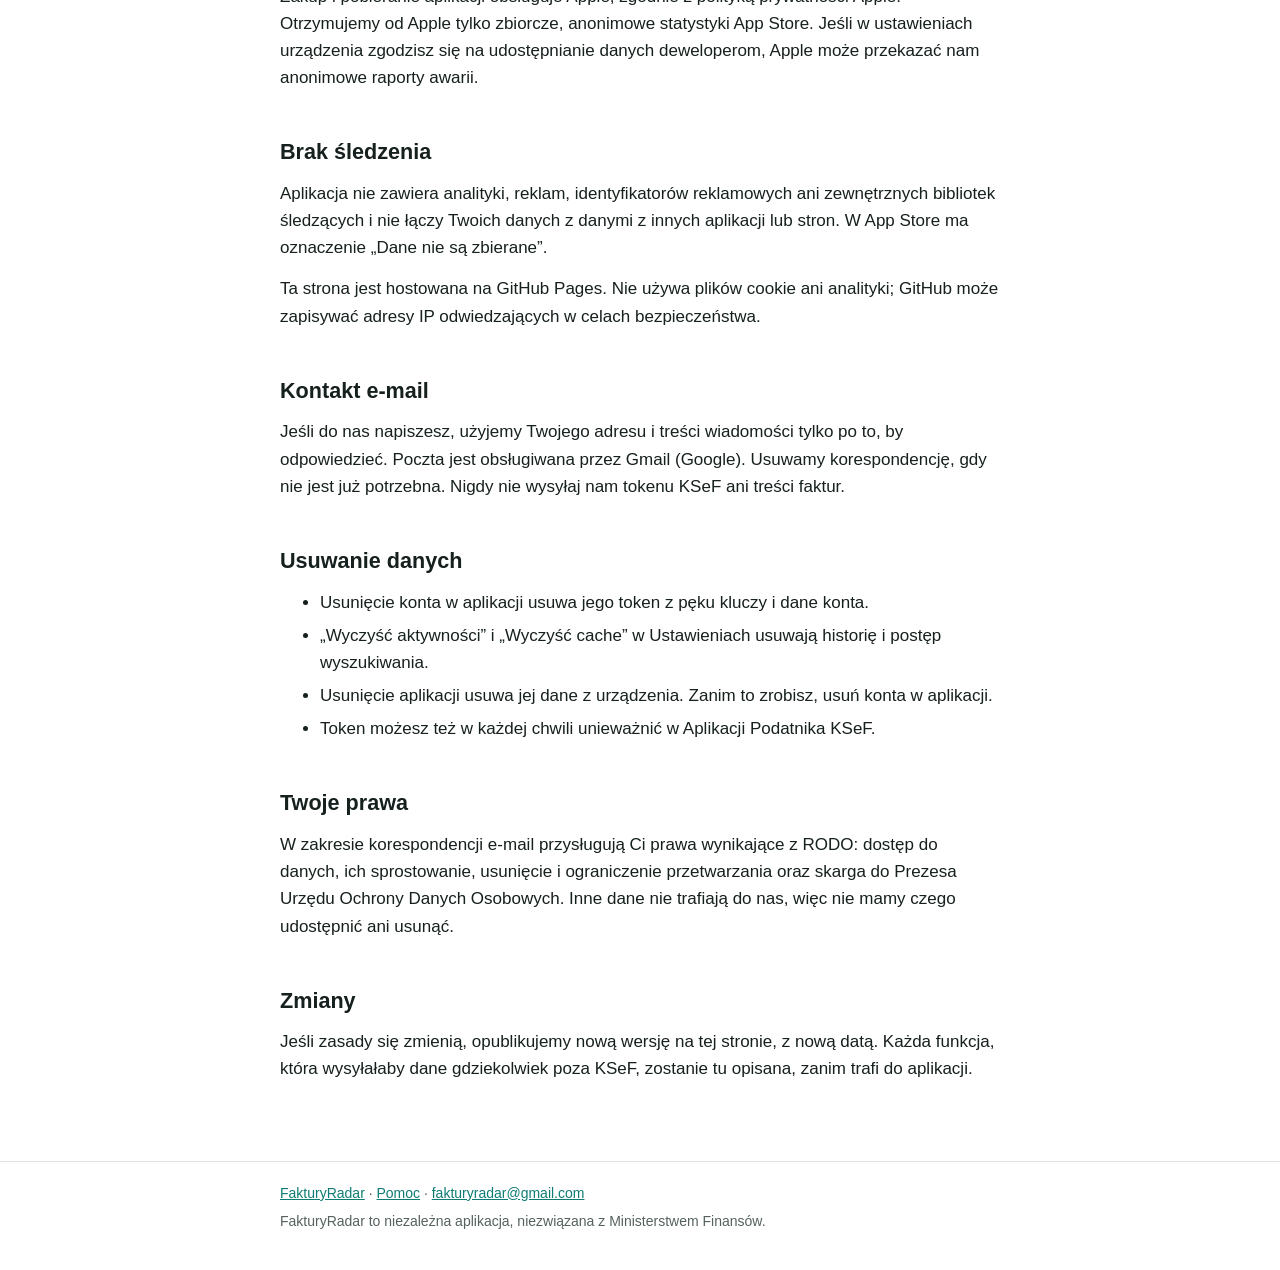
<file: privacy/index.html>
<!doctype html>
<html lang="pl">
<head>
<meta charset="utf-8">
<meta name="viewport" content="width=device-width, initial-scale=1">
<title>Polityka prywatności - FakturyRadar</title>
<meta name="description" content="FakturyRadar nie ma serwerów i nie zbiera danych. Wszystko zostaje na Twoim urządzeniu.">
<link rel="icon" href="/assets/icon.svg" type="image/svg+xml">
<link rel="alternate" hreflang="en" href="https://fakturyradar.github.io/en/privacy/">
<link rel="stylesheet" href="/assets/style.css">
</head>
<body>
<header class="site"><div class="wrap">
  <a class="brand" href="/"><img src="/assets/icon.svg" alt="">FakturyRadar</a>
  <nav class="main">
    <a href="/guide/">Instrukcja</a>
    <a href="/support/">Pomoc</a>
    <a href="/privacy/" aria-current="page">Prywatność</a>
    <a class="lang" href="/en/privacy/" hreflang="en" lang="en">English</a>
  </nav>
</div></header>

<main><div class="wrap">
  <h1>Polityka prywatności</h1>
  <p class="meta">Obowiązuje od 18 listopada 2026</p>

  <div class="note">
    <p><strong>W skrócie:</strong> FakturyRadar nie ma żadnych serwerów i nie zbiera żadnych danych. Aplikacja łączy się wyłącznie z KSeF, bezpośrednio z Twojego urządzenia. Token, konta, faktury i historia działań zostają na urządzeniu, na którym je dodano. Nie ma kont użytkownika, analityki, reklam ani śledzenia.</p>
  </div>

  <h2>Kto odpowiada za aplikację</h2>
  <p>FakturyRadar tworzy Volodymyr Prokopchuk. Kontakt: <a href="mailto:fakturyradar@gmail.com">fakturyradar@gmail.com</a>.</p>

  <h2>Dane na Twoim urządzeniu</h2>
  <p>Aplikacja przechowuje poniższe dane wyłącznie na urządzeniu, na którym dodano konto. Nie są wysyłane do nas ani synchronizowane z Twoimi innymi urządzeniami. Kopia zapasowa urządzenia, którą tworzy Apple, może zawierać konta i historię, ale nigdy token: po przywróceniu na nowym urządzeniu trzeba go wkleić ponownie.</p>
  <div class="table"><table>
    <tr><th>Dane</th><th>Gdzie i jak długo</th></tr>
    <tr><td>Token KSeF i tokeny sesji</td><td>Pęk kluczy urządzenia, zaszyfrowane, tylko na tym urządzeniu. Usuwane razem z kontem.</td></tr>
    <tr><td>Konta (nazwa, NIP, środowisko)</td><td>Pamięć aplikacji. Do usunięcia konta.</td></tr>
    <tr><td>Historia działań z podsumowaniami faktur (numer, sprzedawca, kwota, termin)</td><td>Pamięć aplikacji, 90 dni. Możesz ją wyczyścić w Ustawieniach.</td></tr>
    <tr><td>Pobrane pliki faktur (XML)</td><td>Pamięć podręczna aplikacji, chroniona przez system, 90 dni.</td></tr>
    <tr><td>Postęp wyszukiwania „od ostatniego uruchomienia” i limity zapytań KSeF</td><td>Pamięć aplikacji. Do wyczyszczenia pamięci podręcznej w Ustawieniach.</td></tr>
  </table></div>

  <h2>Połączenia sieciowe</h2>
  <p>Aplikacja łączy się tylko z serwerami KSeF Ministerstwa Finansów (<code>api.ksef.mf.gov.pl</code>, a dla kont testowych także środowiskami TEST i DEMO), aby zalogować się Twoim tokenem i pobrać Twoje faktury. Za przetwarzanie danych w KSeF odpowiada Ministerstwo Finansów, na swoich zasadach.</p>
  <p>Nie ma serwera FakturyRadar, który pośredniczy w tych połączeniach lub je obserwuje.</p>

  <h2>Twoje skróty i iCloud Drive</h2>
  <p>To Ty decydujesz, dokąd skróty wysyłają wyniki akcji, na przykład do poczty, wiadomości albo plików. Takie dane przetwarzają wybrane przez Ciebie aplikacje i usługi, nie FakturyRadar.</p>
  <p>Aplikacja tworzy w Twoim iCloud Drive folder FakturyRadar na archiwum PDF. Pliki, które zapiszą tam Twoje skróty, przechowuje Apple na Twoim koncie iCloud. Nie mamy do nich dostępu.</p>

  <h2>Apple i App Store</h2>
  <p>Zakup i pobieranie aplikacji obsługuje Apple, zgodnie z polityką prywatności Apple. Otrzymujemy od Apple tylko zbiorcze, anonimowe statystyki App Store. Jeśli w ustawieniach urządzenia zgodzisz się na udostępnianie danych deweloperom, Apple może przekazać nam anonimowe raporty awarii.</p>

  <h2>Brak śledzenia</h2>
  <p>Aplikacja nie zawiera analityki, reklam, identyfikatorów reklamowych ani zewnętrznych bibliotek śledzących i nie łączy Twoich danych z danymi z innych aplikacji lub stron. W App Store ma oznaczenie „Dane nie są zbierane”.</p>
  <p>Ta strona jest hostowana na GitHub Pages. Nie używa plików cookie ani analityki; GitHub może zapisywać adresy IP odwiedzających w celach bezpieczeństwa.</p>

  <h2>Kontakt e-mail</h2>
  <p>Jeśli do nas napiszesz, użyjemy Twojego adresu i treści wiadomości tylko po to, by odpowiedzieć. Poczta jest obsługiwana przez Gmail (Google). Usuwamy korespondencję, gdy nie jest już potrzebna. Nigdy nie wysyłaj nam tokenu KSeF ani treści faktur.</p>

  <h2>Usuwanie danych</h2>
  <ul>
    <li>Usunięcie konta w aplikacji usuwa jego token z pęku kluczy i dane konta.</li>
    <li>„Wyczyść aktywności” i „Wyczyść cache” w Ustawieniach usuwają historię i postęp wyszukiwania.</li>
    <li>Usunięcie aplikacji usuwa jej dane z urządzenia. Zanim to zrobisz, usuń konta w aplikacji.</li>
    <li>Token możesz też w każdej chwili unieważnić w Aplikacji Podatnika KSeF.</li>
  </ul>

  <h2>Twoje prawa</h2>
  <p>W zakresie korespondencji e-mail przysługują Ci prawa wynikające z RODO: dostęp do danych, ich sprostowanie, usunięcie i ograniczenie przetwarzania oraz skarga do Prezesa Urzędu Ochrony Danych Osobowych. Inne dane nie trafiają do nas, więc nie mamy czego udostępnić ani usunąć.</p>

  <h2>Zmiany</h2>
  <p>Jeśli zasady się zmienią, opublikujemy nową wersję na tej stronie, z nową datą. Każda funkcja, która wysyłałaby dane gdziekolwiek poza KSeF, zostanie tu opisana, zanim trafi do aplikacji.</p>
</div></main>

<footer class="site"><div class="wrap">
  <p><a href="/">FakturyRadar</a> · <a href="/support/">Pomoc</a> · <a href="mailto:fakturyradar@gmail.com">fakturyradar@gmail.com</a></p>
  <p>FakturyRadar to niezależna aplikacja, niezwiązana z Ministerstwem Finansów.</p>
</div></footer>
</body>
</html>
</file>
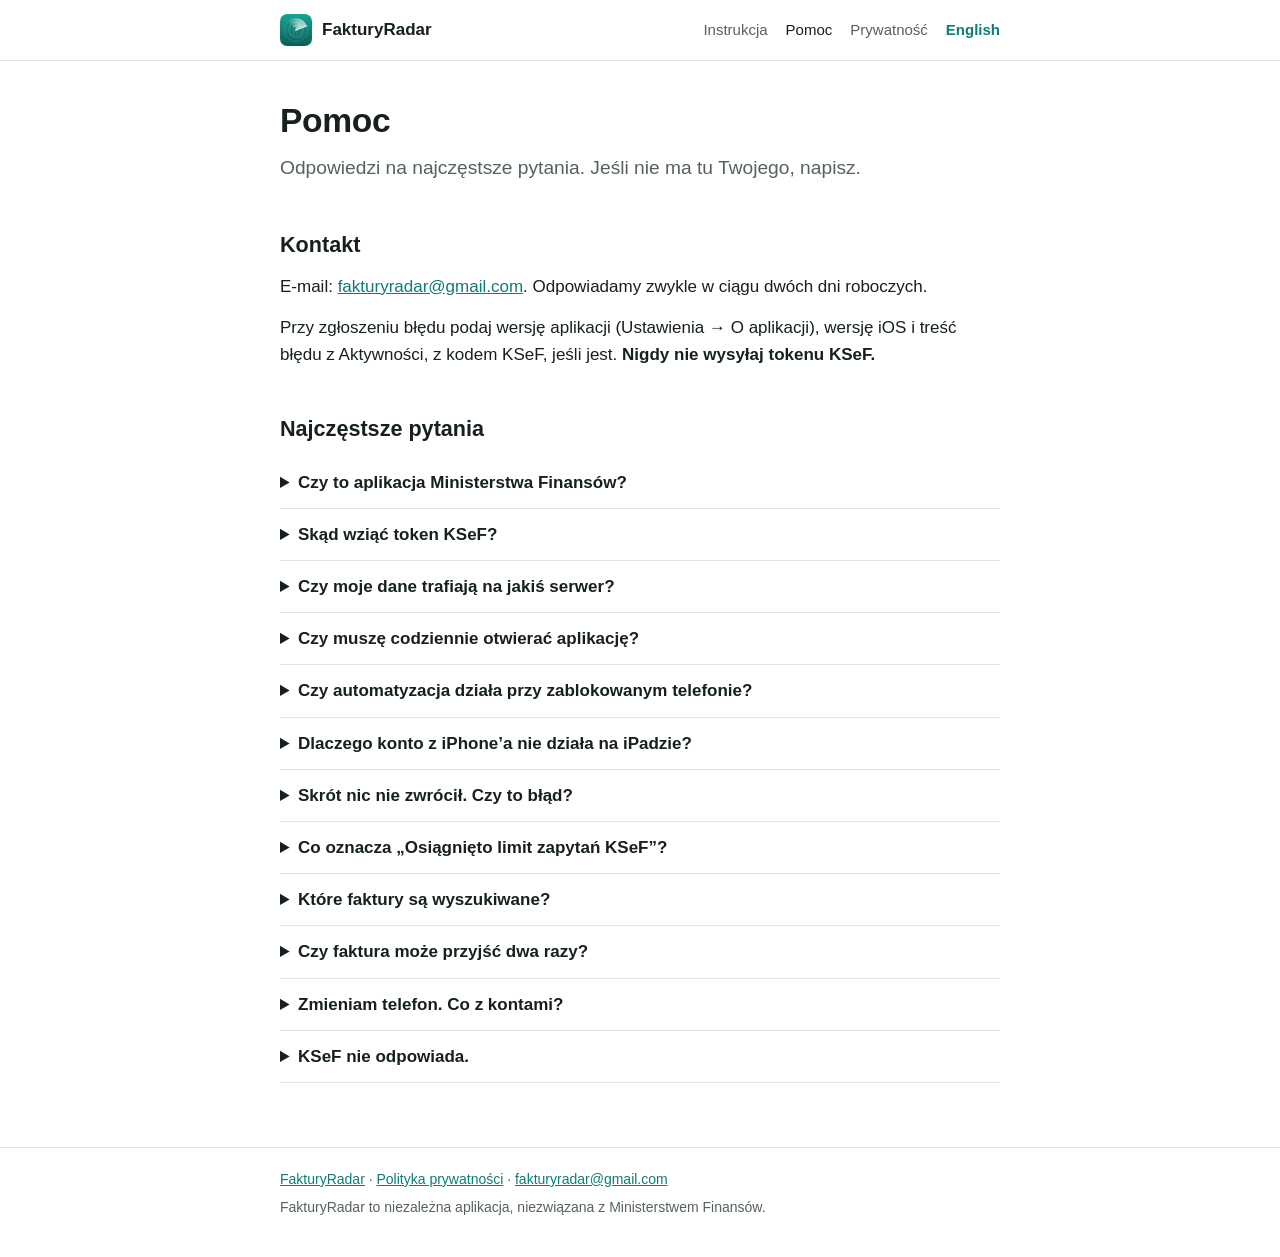
<file: support/index.html>
<!doctype html>
<html lang="pl">
<head>
<meta charset="utf-8">
<meta name="viewport" content="width=device-width, initial-scale=1">
<title>Pomoc - FakturyRadar</title>
<meta name="description" content="Najczęstsze pytania o FakturyRadar i kontakt.">
<link rel="icon" href="/assets/icon.svg" type="image/svg+xml">
<link rel="alternate" hreflang="en" href="https://fakturyradar.github.io/en/support/">
<link rel="stylesheet" href="/assets/style.css">
</head>
<body>
<header class="site"><div class="wrap">
  <a class="brand" href="/"><img src="/assets/icon.svg" alt="">FakturyRadar</a>
  <nav class="main">
    <a href="/guide/">Instrukcja</a>
    <a href="/support/" aria-current="page">Pomoc</a>
    <a href="/privacy/">Prywatność</a>
    <a class="lang" href="/en/support/" hreflang="en" lang="en">English</a>
  </nav>
</div></header>

<main><div class="wrap">
  <h1>Pomoc</h1>
  <p class="lead">Odpowiedzi na najczęstsze pytania. Jeśli nie ma tu Twojego, napisz.</p>

  <h2>Kontakt</h2>
  <p>E-mail: <a href="mailto:fakturyradar@gmail.com">fakturyradar@gmail.com</a>. Odpowiadamy zwykle w ciągu dwóch dni roboczych.</p>
  <p>Przy zgłoszeniu błędu podaj wersję aplikacji (Ustawienia → O aplikacji), wersję iOS i treść błędu z Aktywności, z kodem KSeF, jeśli jest. <strong>Nigdy nie wysyłaj tokenu KSeF.</strong></p>

  <h2>Najczęstsze pytania</h2>

  <details>
    <summary>Czy to aplikacja Ministerstwa Finansów?</summary>
    <p>Nie. FakturyRadar to niezależna aplikacja. Łączy się z KSeF przez publiczne API, tak jak programy księgowe.</p>
  </details>

  <details>
    <summary>Skąd wziąć token KSeF?</summary>
    <p>Zaloguj się w Aplikacji Podatnika KSeF (przez login.gov.pl), otwórz „Tokeny” i wybierz „Generuj token”. Nadaj mu nazwę, na przykład „FakturyRadar”, i zaznacz uprawnienie do przeglądania faktur. Token wyświetla się tylko raz: skopiuj go od razu i wklej w aplikacji. Szczegóły w <a href="/guide/#konto">instrukcji</a>.</p>
  </details>

  <details>
    <summary>Czy moje dane trafiają na jakiś serwer?</summary>
    <p>Nie. Aplikacja łączy się tylko z KSeF, bezpośrednio z Twojego urządzenia. Nie mamy serwera i nie widzimy tokenu ani faktur. Więcej w <a href="/privacy/">polityce prywatności</a>.</p>
  </details>

  <details>
    <summary>Czy muszę codziennie otwierać aplikację?</summary>
    <p>Nie. Pracę wykonują automatyzacje w Skrótach, w tle. Do aplikacji wracasz, żeby dodać konto lub skrót albo sprawdzić historię w Aktywności.</p>
  </details>

  <details>
    <summary>Czy automatyzacja działa przy zablokowanym telefonie?</summary>
    <p>Tak. Po ponownym uruchomieniu urządzenia trzeba je raz odblokować: do tego czasu iOS nie udostępnia tokenu z pęku kluczy, a przebieg kończy się czytelnym błędem.</p>
  </details>

  <details>
    <summary>Dlaczego konto z iPhone’a nie działa na iPadzie?</summary>
    <p>Konta i tokeny celowo zostają na urządzeniu, na którym je dodano. Skróty synchronizują się przez iCloud, więc bez tego ta sama faktura przyszłaby z każdego urządzenia. Jeśli chcesz automatyzacji na iPadzie, dodaj tam konto osobno.</p>
  </details>

  <details>
    <summary>Skrót nic nie zwrócił. Czy to błąd?</summary>
    <p>Prawdopodobnie nie było nowych faktur. Wtedy akcja kończy się sukcesem i nie zwraca wartości. W skrócie użyj warunku „Jeśli … nie zawiera wartości”. Każdy przebieg widać w Aktywności.</p>
  </details>

  <details>
    <summary>Co oznacza „Osiągnięto limit zapytań KSeF”?</summary>
    <p>KSeF pozwala na ograniczoną liczbę wyszukiwań na godzinę dla jednego konta. Aplikacja pilnuje limitu i podaje, kiedy można spróbować ponownie. Jeśli wiele skrótów działa o tej samej porze, rozłóż je w czasie.</p>
  </details>

  <details>
    <summary>Które faktury są wyszukiwane?</summary>
    <p>Faktury, na których Twoja firma jest nabywcą (otrzymane) lub sprzedawcą (wystawione). Faktury, na których jest podmiotem trzecim, nie są jeszcze obsługiwane.</p>
  </details>

  <details>
    <summary>Czy faktura może przyjść dwa razy?</summary>
    <p>Okres „Od ostatniego uruchomienia” zwraca każdą fakturę danej automatyzacji dokładnie raz, nawet po pominiętym przebiegu. Jeśli przebieg się nie powiedzie, te same faktury wrócą w następnym. Ten sam skrót na iPhonie i iPadzie zgłosi fakturę na obu.</p>
  </details>

  <details>
    <summary>Zmieniam telefon. Co z kontami?</summary>
    <p>Po przywróceniu kopii zapasowej konta mogą się pojawić, ale token nie jest przenoszony. Wklej go ponownie albo wygeneruj nowy w Aplikacji Podatnika.</p>
  </details>

  <details>
    <summary>KSeF nie odpowiada.</summary>
    <p>To problem po stronie serwerów Ministerstwa Finansów, nie Twojego konta. Następny przebieg pobierze wszystko, co zostało pominięte. Aktualności o KSeF publikuje <a href="https://ksef.podatki.gov.pl">ksef.podatki.gov.pl</a>.</p>
  </details>
</div></main>

<footer class="site"><div class="wrap">
  <p><a href="/">FakturyRadar</a> · <a href="/privacy/">Polityka prywatności</a> · <a href="mailto:fakturyradar@gmail.com">fakturyradar@gmail.com</a></p>
  <p>FakturyRadar to niezależna aplikacja, niezwiązana z Ministerstwem Finansów.</p>
</div></footer>
</body>
</html>
</file>
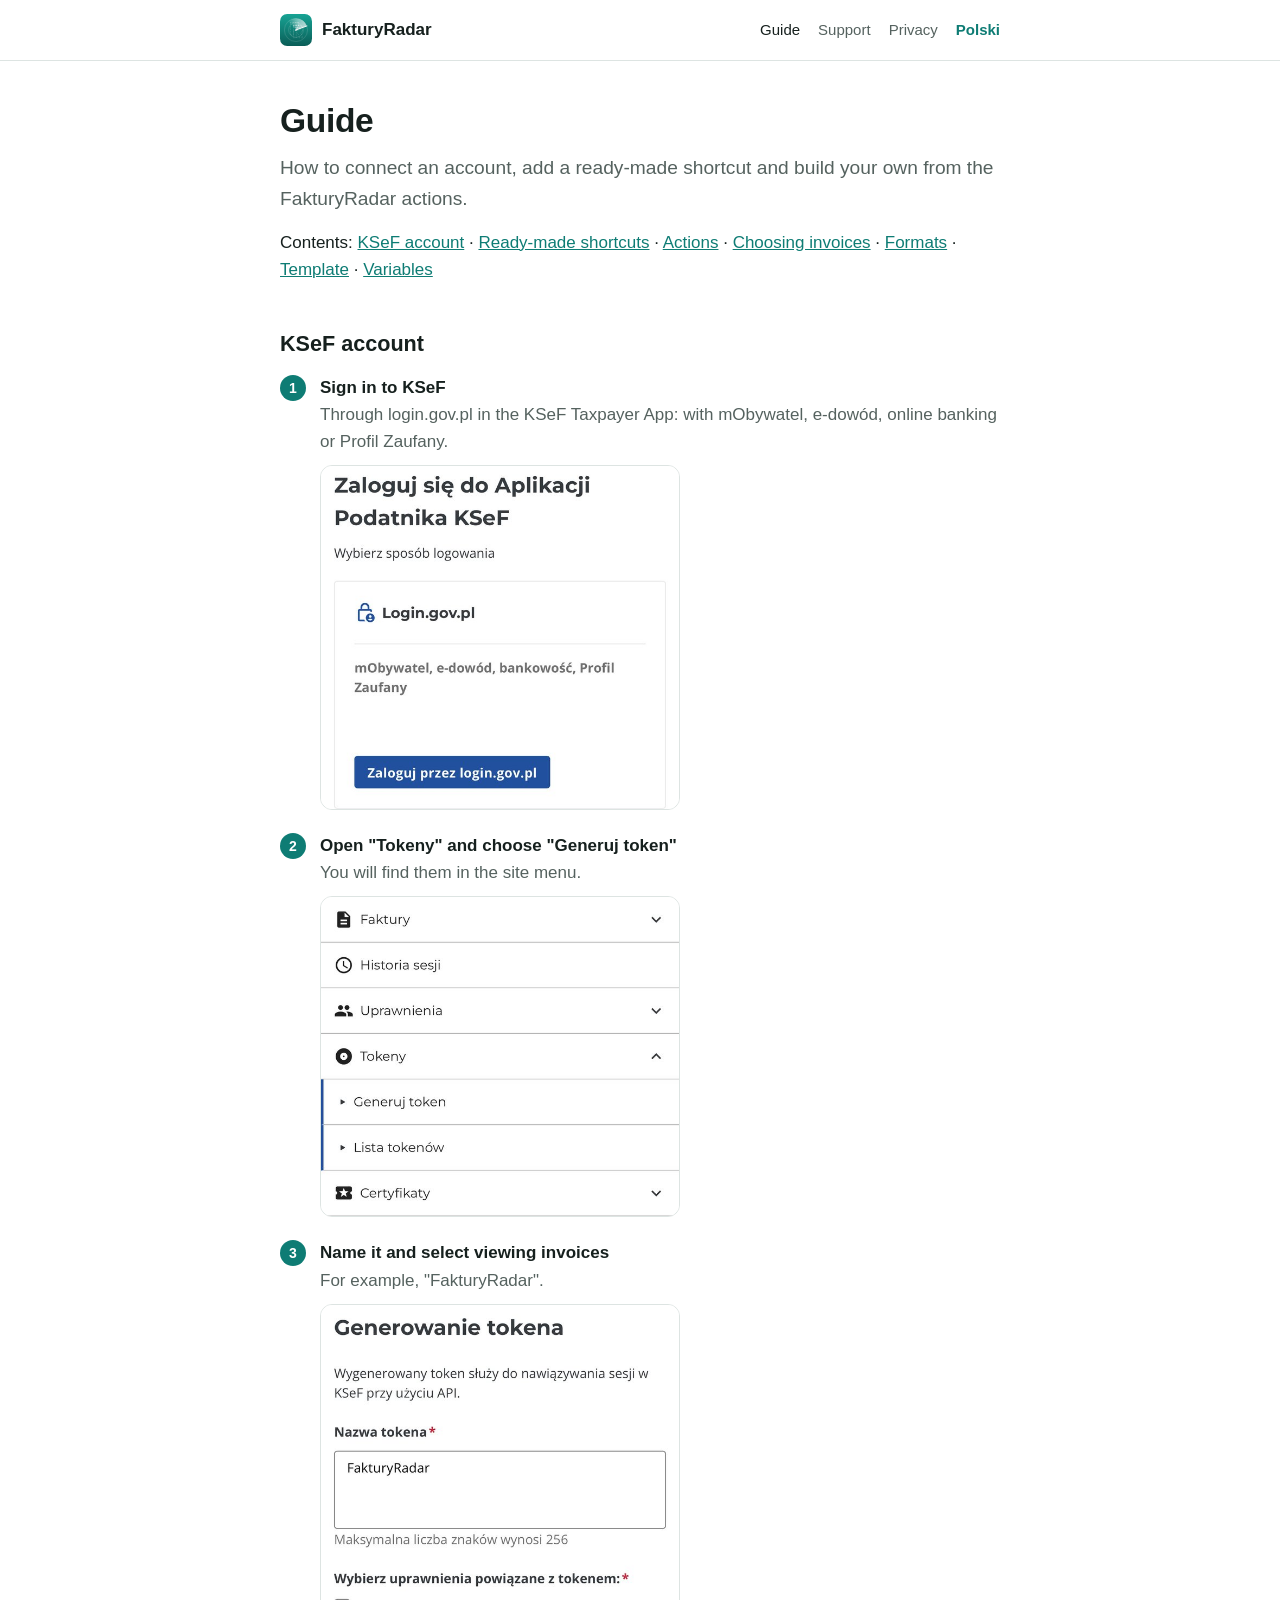
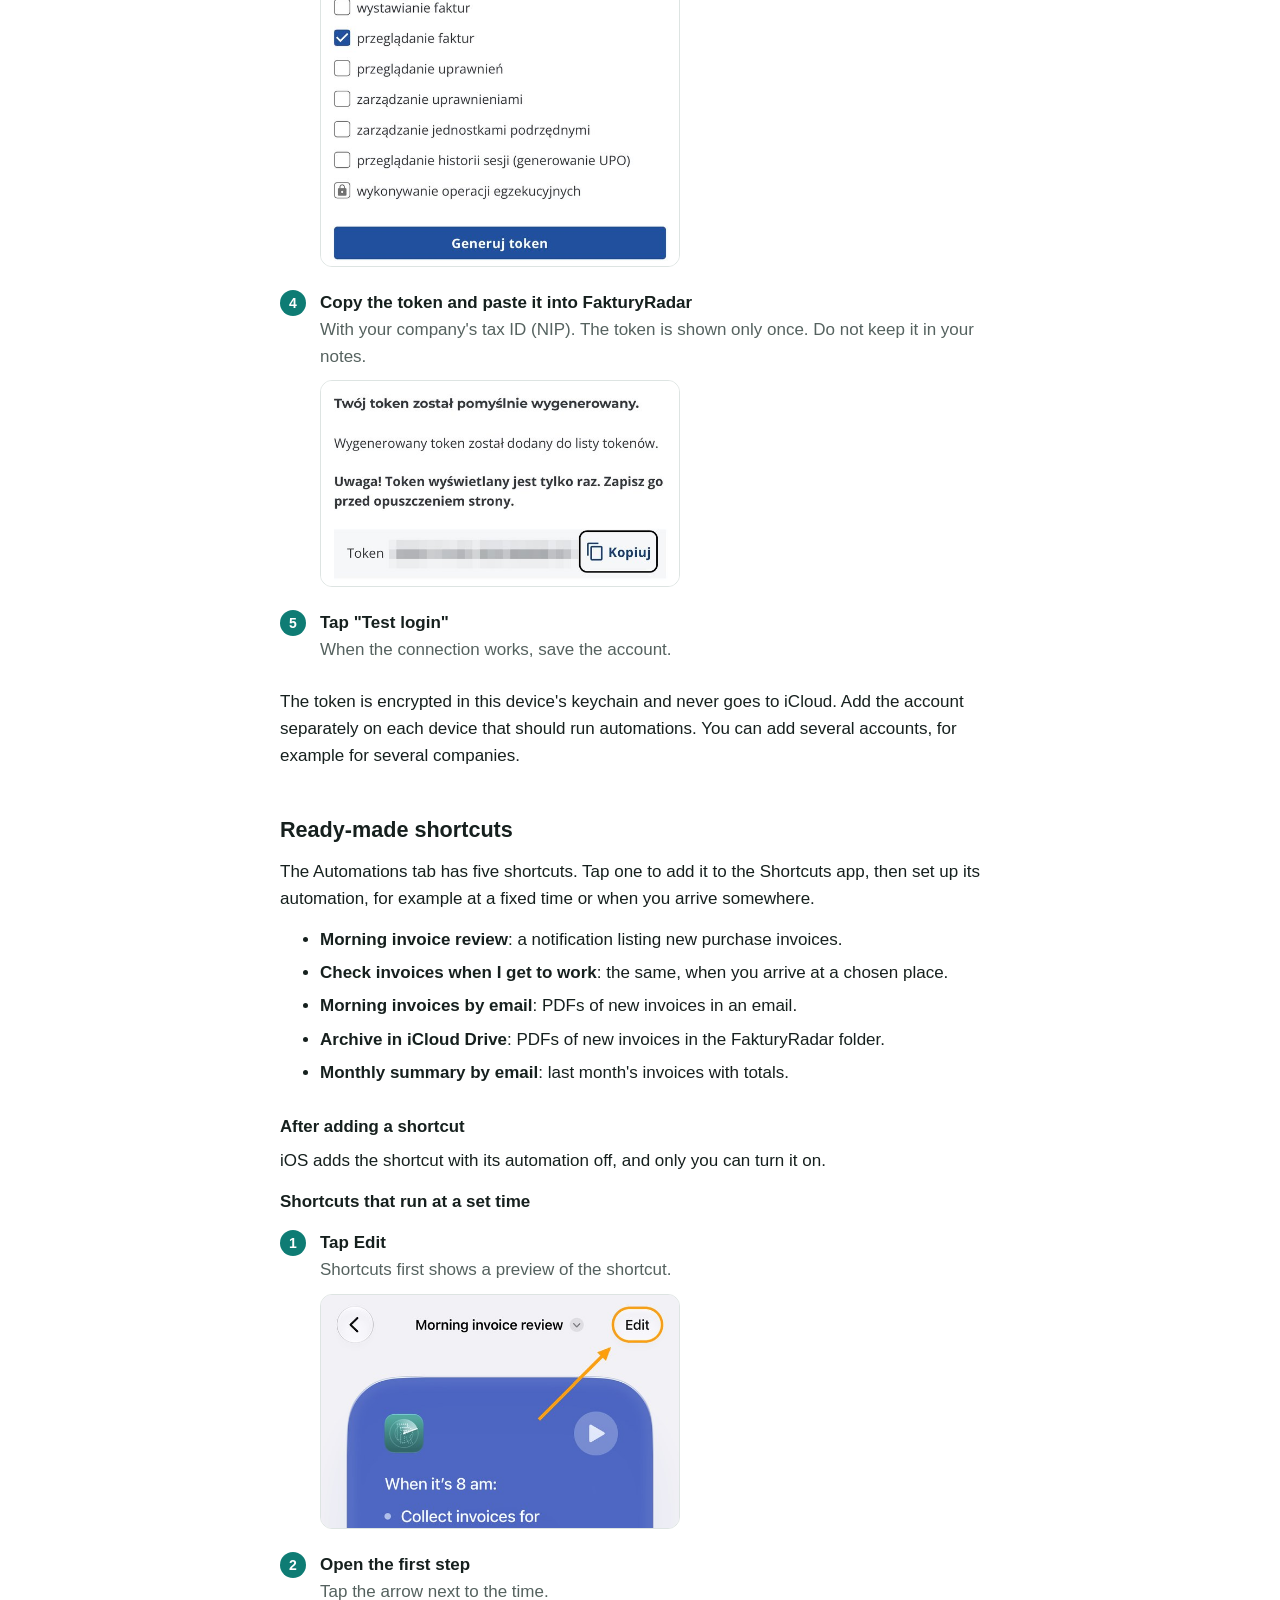
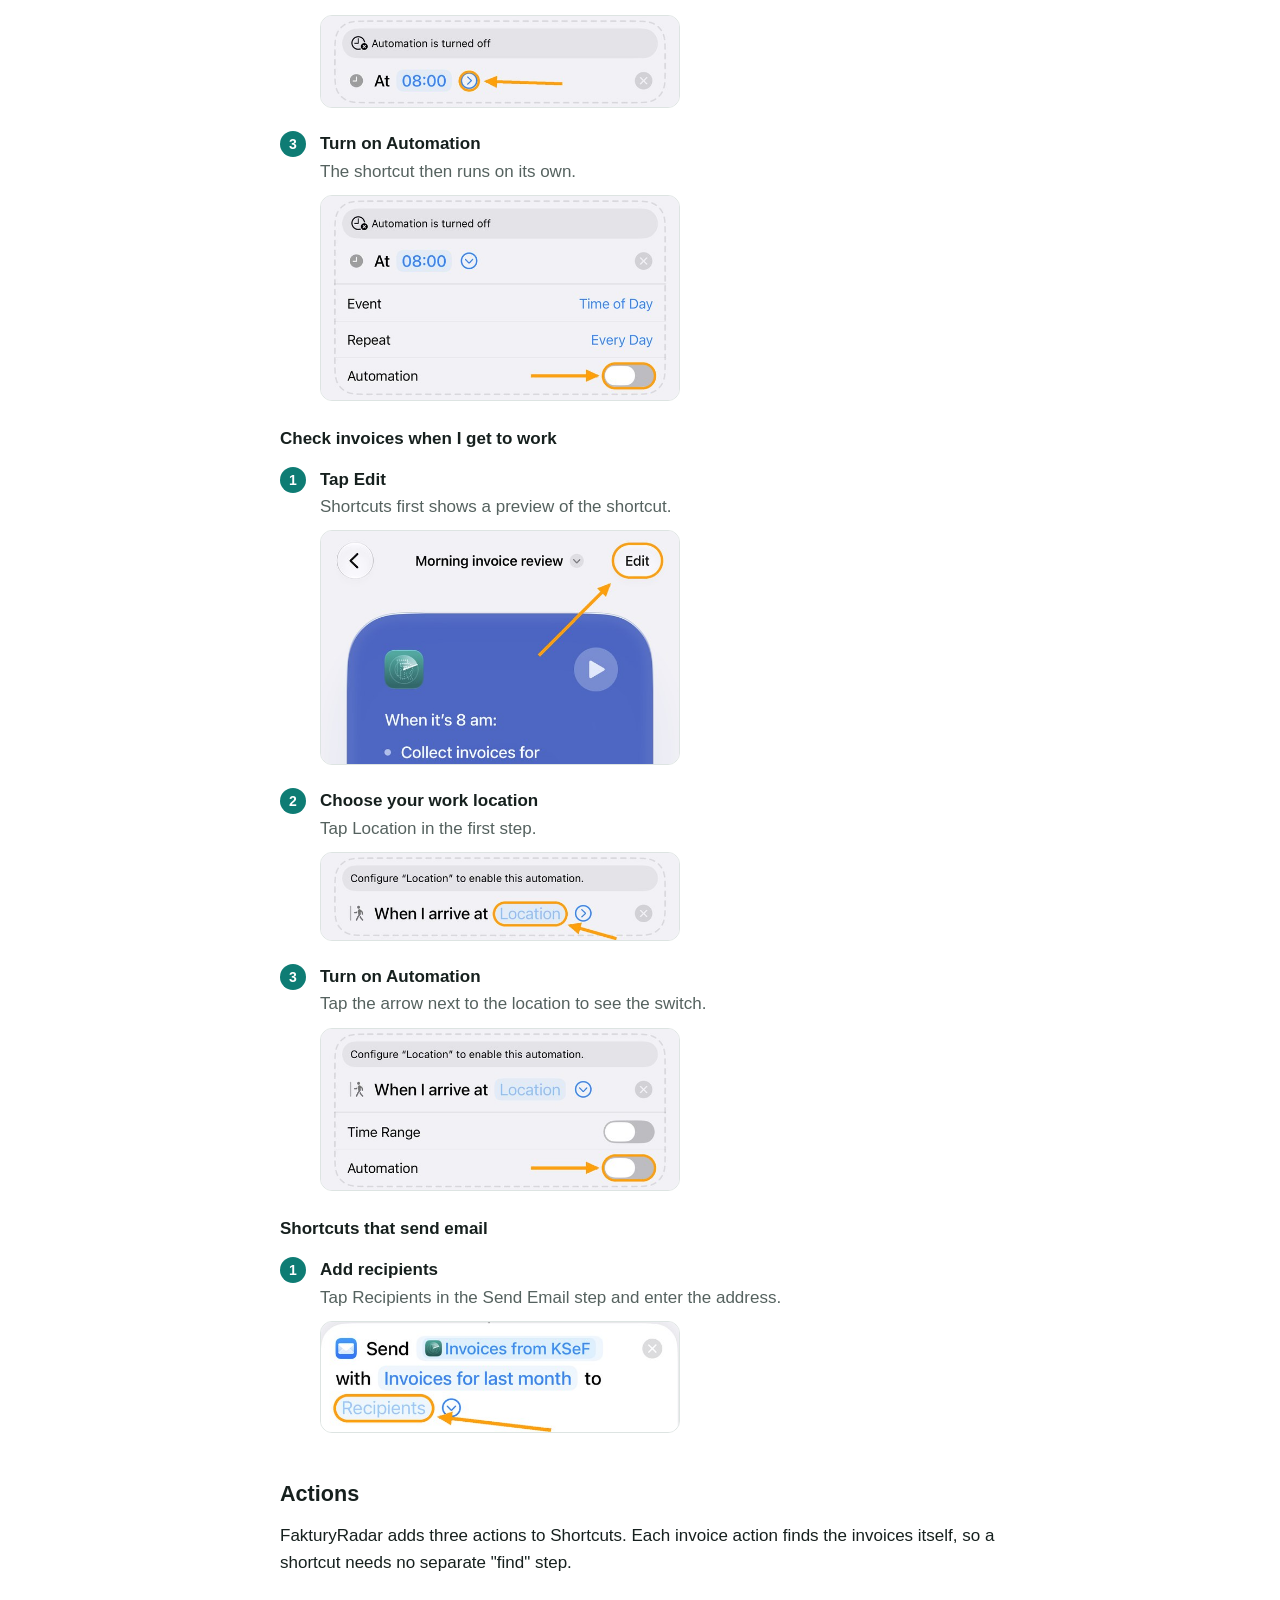
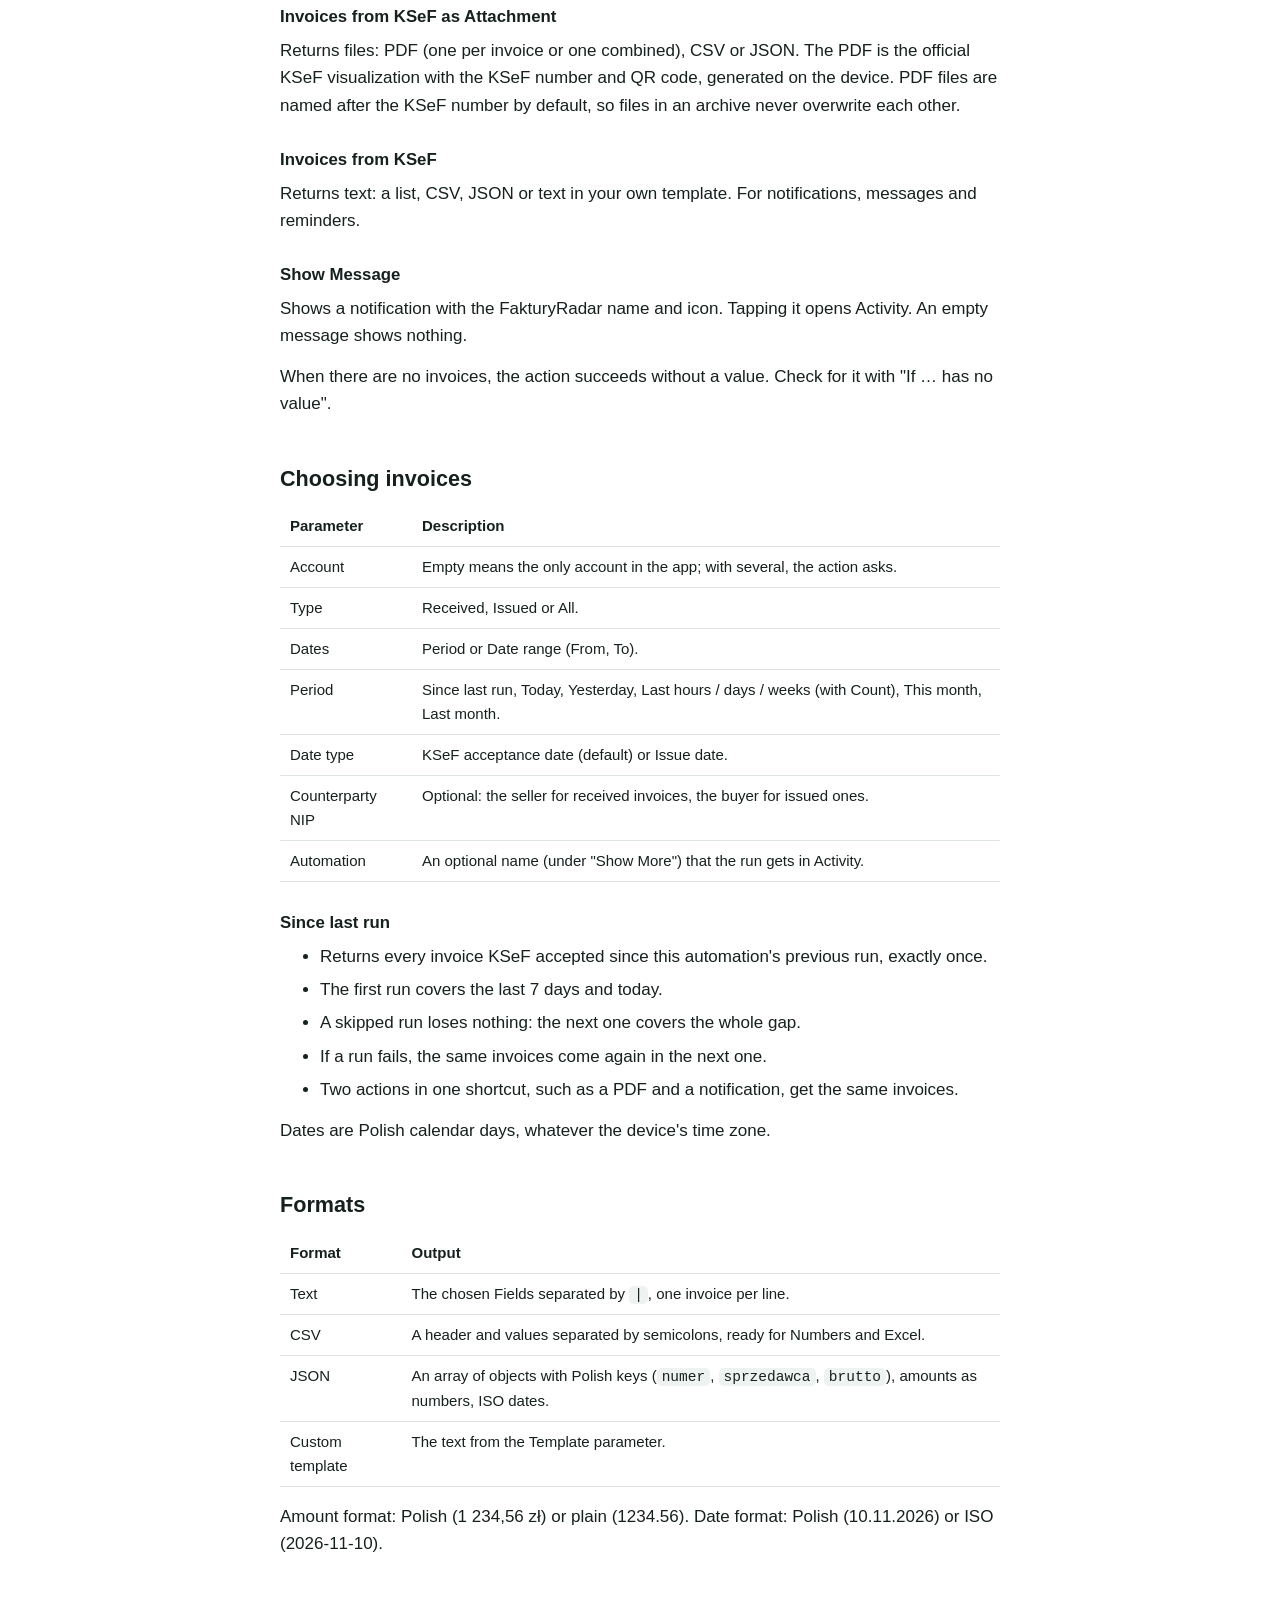
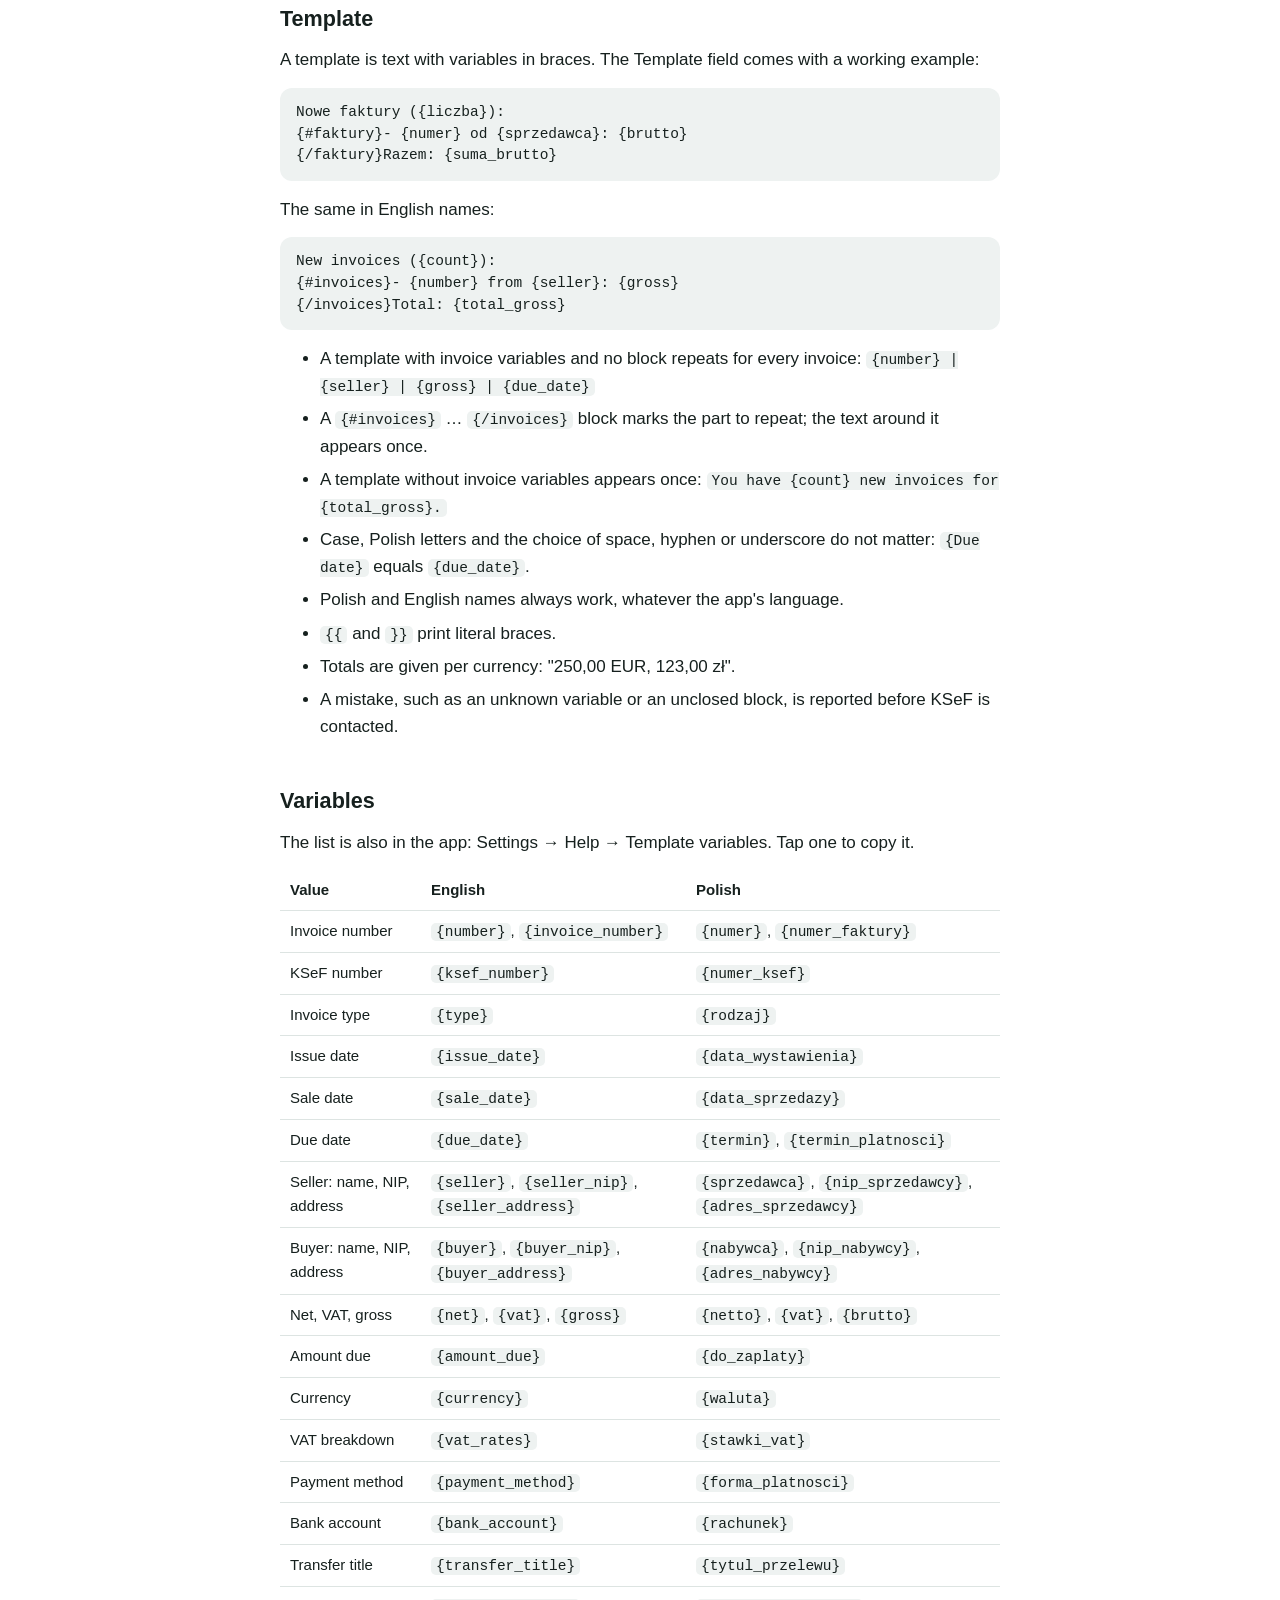
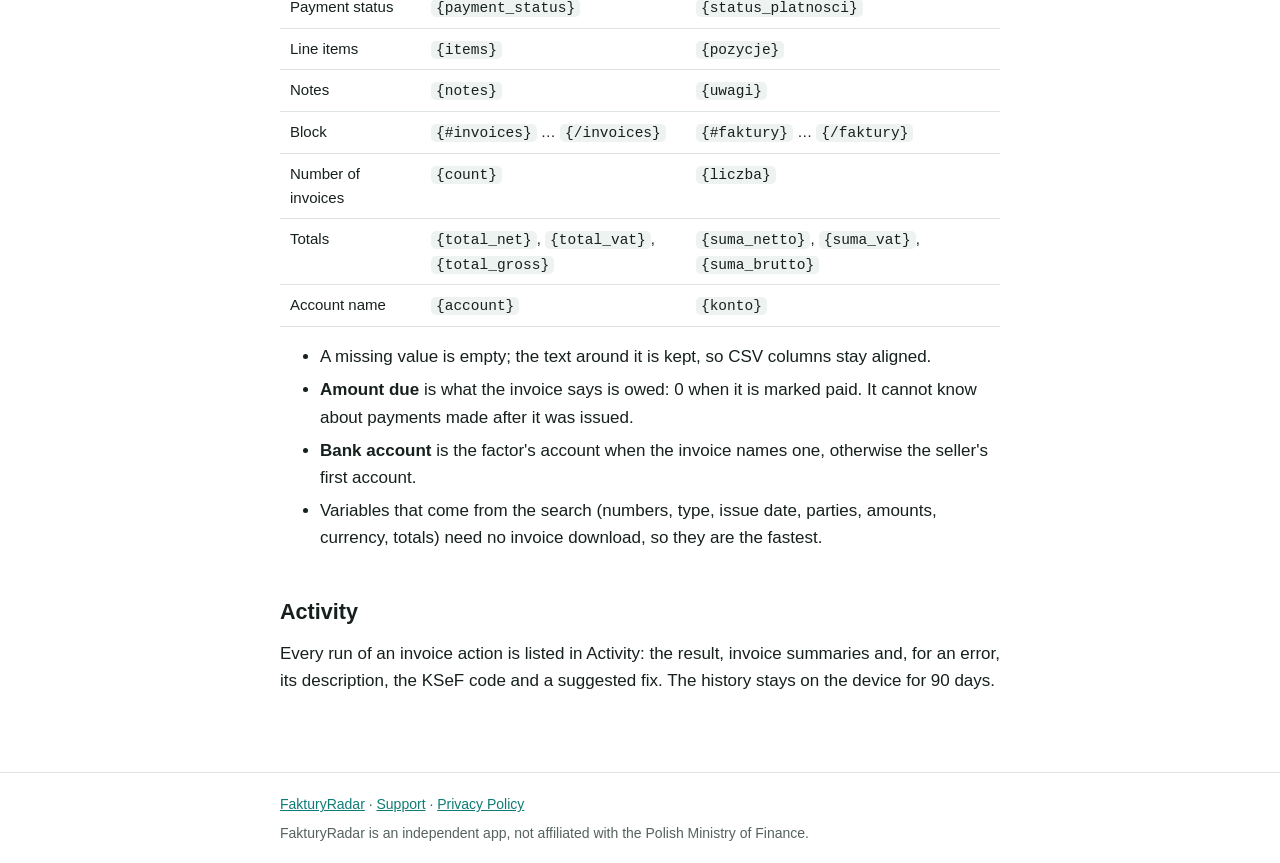
<file: en/guide/index.html>
<!doctype html>
<html lang="en">
<head>
<meta charset="utf-8">
<meta name="viewport" content="width=device-width, initial-scale=1">
<title>Guide - FakturyRadar</title>
<meta name="description" content="How to connect a KSeF account, use the FakturyRadar actions in Shortcuts and write your own templates.">
<link rel="icon" href="/assets/icon.svg" type="image/svg+xml">
<link rel="alternate" hreflang="pl" href="https://fakturyradar.github.io/guide/">
<link rel="stylesheet" href="/assets/style.css">
</head>
<body>
<header class="site"><div class="wrap">
  <a class="brand" href="/en/"><img src="/assets/icon.svg" alt="">FakturyRadar</a>
  <nav class="main">
    <a href="/en/guide/" aria-current="page">Guide</a>
    <a href="/en/support/">Support</a>
    <a href="/en/privacy/">Privacy</a>
    <a class="lang" href="/guide/" hreflang="pl" lang="pl">Polski</a>
  </nav>
</div></header>

<main><div class="wrap">
  <h1>Guide</h1>
  <p class="lead">How to connect an account, add a ready-made shortcut and build your own from the FakturyRadar actions.</p>
  <p>Contents: <a href="#account">KSeF account</a> · <a href="#ready">Ready-made shortcuts</a> · <a href="#actions">Actions</a> · <a href="#choosing">Choosing invoices</a> · <a href="#formats">Formats</a> · <a href="#template">Template</a> · <a href="#variables">Variables</a></p>

  <h2 id="account">KSeF account</h2>
  <ol class="steps">
    <li><strong>Sign in to KSeF</strong><span>Through login.gov.pl in the KSeF Taxpayer App: with mObywatel, e-dowód, online banking or Profil Zaufany.</span><img src="/assets/guide/token-help-login.jpg" width="660" height="632" alt="KSeF Taxpayer App sign-in page" loading="lazy"></li>
    <li><strong>Open "Tokeny" and choose "Generuj token"</strong><span>You will find them in the site menu.</span><img src="/assets/guide/token-help-menu.jpg" width="660" height="588" alt="Taxpayer App menu with the Tokeny item" loading="lazy"></li>
    <li><strong>Name it and select viewing invoices</strong><span>For example, "FakturyRadar".</span><img src="/assets/guide/token-help-generate.jpg" width="660" height="1034" alt="Token form with the permission to view invoices" loading="lazy"></li>
    <li><strong>Copy the token and paste it into FakturyRadar</strong><span>With your company's tax ID (NIP). The token is shown only once. Do not keep it in your notes.</span><img src="/assets/guide/token-help-copy.jpg" width="660" height="378" alt="Generated token with the copy button" loading="lazy"></li>
    <li><strong>Tap "Test login"</strong><span>When the connection works, save the account.</span></li>
  </ol>
  <p>The token is encrypted in this device's keychain and never goes to iCloud. Add the account separately on each device that should run automations. You can add several accounts, for example for several companies.</p>

  <h2 id="ready">Ready-made shortcuts</h2>
  <p>The Automations tab has five shortcuts. Tap one to add it to the Shortcuts app, then set up its automation, for example at a fixed time or when you arrive somewhere.</p>
  <ul>
    <li><strong>Morning invoice review</strong>: a notification listing new purchase invoices.</li>
    <li><strong>Check invoices when I get to work</strong>: the same, when you arrive at a chosen place.</li>
    <li><strong>Morning invoices by email</strong>: PDFs of new invoices in an email.</li>
    <li><strong>Archive in iCloud Drive</strong>: PDFs of new invoices in the FakturyRadar folder.</li>
    <li><strong>Monthly summary by email</strong>: last month's invoices with totals.</li>
  </ul>
  <h3>After adding a shortcut</h3>
  <p>iOS adds the shortcut with its automation off, and only you can turn it on.</p>
  <p><strong>Shortcuts that run at a set time</strong></p>
  <ol class="steps">
    <li><strong>Tap Edit</strong><span>Shortcuts first shows a preview of the shortcut.</span><picture><source srcset="/assets/guide/guide-edit-en-dark.jpg" media="(prefers-color-scheme: dark)"><img src="/assets/guide/guide-edit-en-light.jpg" width="660" height="430" alt="Shortcut preview with the Edit button" loading="lazy"></picture></li>
    <li><strong>Open the first step</strong><span>Tap the arrow next to the time.</span><picture><source srcset="/assets/guide/guide-step-en-dark.jpg" media="(prefers-color-scheme: dark)"><img src="/assets/guide/guide-step-en-light.jpg" width="660" height="168" alt="The shortcut's first step with the time" loading="lazy"></picture></li>
    <li><strong>Turn on Automation</strong><span>The shortcut then runs on its own.</span><picture><source srcset="/assets/guide/guide-toggle-en-dark.jpg" media="(prefers-color-scheme: dark)"><img src="/assets/guide/guide-toggle-en-light.jpg" width="660" height="376" alt="The Automation switch" loading="lazy"></picture></li>
  </ol>
  <p><strong>Check invoices when I get to work</strong></p>
  <ol class="steps">
    <li><strong>Tap Edit</strong><span>Shortcuts first shows a preview of the shortcut.</span><picture><source srcset="/assets/guide/guide-edit-en-dark.jpg" media="(prefers-color-scheme: dark)"><img src="/assets/guide/guide-edit-en-light.jpg" width="660" height="430" alt="Shortcut preview with the Edit button" loading="lazy"></picture></li>
    <li><strong>Choose your work location</strong><span>Tap Location in the first step.</span><picture><source srcset="/assets/guide/guide-place-en-dark.jpg" media="(prefers-color-scheme: dark)"><img src="/assets/guide/guide-place-en-light.jpg" width="660" height="161" alt="The shortcut's first step with the location" loading="lazy"></picture></li>
    <li><strong>Turn on Automation</strong><span>Tap the arrow next to the location to see the switch.</span><picture><source srcset="/assets/guide/guide-place-toggle-en-dark.jpg" media="(prefers-color-scheme: dark)"><img src="/assets/guide/guide-place-toggle-en-light.jpg" width="660" height="298" alt="The Automation switch next to the location" loading="lazy"></picture></li>
  </ol>
  <p><strong>Shortcuts that send email</strong></p>
  <ol class="steps">
    <li><strong>Add recipients</strong><span>Tap Recipients in the Send Email step and enter the address.</span><picture><source srcset="/assets/guide/guide-recipients-en-dark.jpg" media="(prefers-color-scheme: dark)"><img src="/assets/guide/guide-recipients-en-light.jpg" width="660" height="204" alt="The Send Email step with the Recipients field" loading="lazy"></picture></li>
  </ol>

  <h2 id="actions">Actions</h2>
  <p>FakturyRadar adds three actions to Shortcuts. Each invoice action finds the invoices itself, so a shortcut needs no separate "find" step.</p>
  <h3>Invoices from KSeF as Attachment</h3>
  <p>Returns files: PDF (one per invoice or one combined), CSV or JSON. The PDF is the official KSeF visualization with the KSeF number and QR code, generated on the device. PDF files are named after the KSeF number by default, so files in an archive never overwrite each other.</p>
  <h3>Invoices from KSeF</h3>
  <p>Returns text: a list, CSV, JSON or text in your own template. For notifications, messages and reminders.</p>
  <h3>Show Message</h3>
  <p>Shows a notification with the FakturyRadar name and icon. Tapping it opens Activity. An empty message shows nothing.</p>
  <p>When there are no invoices, the action succeeds without a value. Check for it with "If … has no value".</p>

  <h2 id="choosing">Choosing invoices</h2>
  <div class="table"><table>
    <tr><th>Parameter</th><th>Description</th></tr>
    <tr><td>Account</td><td>Empty means the only account in the app; with several, the action asks.</td></tr>
    <tr><td>Type</td><td>Received, Issued or All.</td></tr>
    <tr><td>Dates</td><td>Period or Date range (From, To).</td></tr>
    <tr><td>Period</td><td>Since last run, Today, Yesterday, Last hours / days / weeks (with Count), This month, Last month.</td></tr>
    <tr><td>Date type</td><td>KSeF acceptance date (default) or Issue date.</td></tr>
    <tr><td>Counterparty NIP</td><td>Optional: the seller for received invoices, the buyer for issued ones.</td></tr>
    <tr><td>Automation</td><td>An optional name (under "Show More") that the run gets in Activity.</td></tr>
  </table></div>
  <h3>Since last run</h3>
  <ul>
    <li>Returns every invoice KSeF accepted since this automation's previous run, exactly once.</li>
    <li>The first run covers the last 7 days and today.</li>
    <li>A skipped run loses nothing: the next one covers the whole gap.</li>
    <li>If a run fails, the same invoices come again in the next one.</li>
    <li>Two actions in one shortcut, such as a PDF and a notification, get the same invoices.</li>
  </ul>
  <p>Dates are Polish calendar days, whatever the device's time zone.</p>

  <h2 id="formats">Formats</h2>
  <div class="table"><table>
    <tr><th>Format</th><th>Output</th></tr>
    <tr><td>Text</td><td>The chosen Fields separated by <code>|</code>, one invoice per line.</td></tr>
    <tr><td>CSV</td><td>A header and values separated by semicolons, ready for Numbers and Excel.</td></tr>
    <tr><td>JSON</td><td>An array of objects with Polish keys (<code>numer</code>, <code>sprzedawca</code>, <code>brutto</code>), amounts as numbers, ISO dates.</td></tr>
    <tr><td>Custom template</td><td>The text from the Template parameter.</td></tr>
  </table></div>
  <p>Amount format: Polish (1 234,56 zł) or plain (1234.56). Date format: Polish (10.11.2026) or ISO (2026-11-10).</p>

  <h2 id="template">Template</h2>
  <p>A template is text with variables in braces. The Template field comes with a working example:</p>
  <pre><code>Nowe faktury ({liczba}):
{#faktury}- {numer} od {sprzedawca}: {brutto}
{/faktury}Razem: {suma_brutto}</code></pre>
  <p>The same in English names:</p>
  <pre><code>New invoices ({count}):
{#invoices}- {number} from {seller}: {gross}
{/invoices}Total: {total_gross}</code></pre>
  <ul>
    <li>A template with invoice variables and no block repeats for every invoice: <code>{number} | {seller} | {gross} | {due_date}</code></li>
    <li>A <code>{#invoices}</code> … <code>{/invoices}</code> block marks the part to repeat; the text around it appears once.</li>
    <li>A template without invoice variables appears once: <code>You have {count} new invoices for {total_gross}.</code></li>
    <li>Case, Polish letters and the choice of space, hyphen or underscore do not matter: <code>{Due date}</code> equals <code>{due_date}</code>.</li>
    <li>Polish and English names always work, whatever the app's language.</li>
    <li><code>{{</code> and <code>}}</code> print literal braces.</li>
    <li>Totals are given per currency: "250,00 EUR, 123,00 zł".</li>
    <li>A mistake, such as an unknown variable or an unclosed block, is reported before KSeF is contacted.</li>
  </ul>

  <h2 id="variables">Variables</h2>
  <p>The list is also in the app: Settings → Help → Template variables. Tap one to copy it.</p>
  <div class="table"><table>
    <tr><th>Value</th><th>English</th><th>Polish</th></tr>
    <tr><td>Invoice number</td><td><code>{number}</code>, <code>{invoice_number}</code></td><td><code>{numer}</code>, <code>{numer_faktury}</code></td></tr>
    <tr><td>KSeF number</td><td><code>{ksef_number}</code></td><td><code>{numer_ksef}</code></td></tr>
    <tr><td>Invoice type</td><td><code>{type}</code></td><td><code>{rodzaj}</code></td></tr>
    <tr><td>Issue date</td><td><code>{issue_date}</code></td><td><code>{data_wystawienia}</code></td></tr>
    <tr><td>Sale date</td><td><code>{sale_date}</code></td><td><code>{data_sprzedazy}</code></td></tr>
    <tr><td>Due date</td><td><code>{due_date}</code></td><td><code>{termin}</code>, <code>{termin_platnosci}</code></td></tr>
    <tr><td>Seller: name, NIP, address</td><td><code>{seller}</code>, <code>{seller_nip}</code>, <code>{seller_address}</code></td><td><code>{sprzedawca}</code>, <code>{nip_sprzedawcy}</code>, <code>{adres_sprzedawcy}</code></td></tr>
    <tr><td>Buyer: name, NIP, address</td><td><code>{buyer}</code>, <code>{buyer_nip}</code>, <code>{buyer_address}</code></td><td><code>{nabywca}</code>, <code>{nip_nabywcy}</code>, <code>{adres_nabywcy}</code></td></tr>
    <tr><td>Net, VAT, gross</td><td><code>{net}</code>, <code>{vat}</code>, <code>{gross}</code></td><td><code>{netto}</code>, <code>{vat}</code>, <code>{brutto}</code></td></tr>
    <tr><td>Amount due</td><td><code>{amount_due}</code></td><td><code>{do_zaplaty}</code></td></tr>
    <tr><td>Currency</td><td><code>{currency}</code></td><td><code>{waluta}</code></td></tr>
    <tr><td>VAT breakdown</td><td><code>{vat_rates}</code></td><td><code>{stawki_vat}</code></td></tr>
    <tr><td>Payment method</td><td><code>{payment_method}</code></td><td><code>{forma_platnosci}</code></td></tr>
    <tr><td>Bank account</td><td><code>{bank_account}</code></td><td><code>{rachunek}</code></td></tr>
    <tr><td>Transfer title</td><td><code>{transfer_title}</code></td><td><code>{tytul_przelewu}</code></td></tr>
    <tr><td>Payment status</td><td><code>{payment_status}</code></td><td><code>{status_platnosci}</code></td></tr>
    <tr><td>Line items</td><td><code>{items}</code></td><td><code>{pozycje}</code></td></tr>
    <tr><td>Notes</td><td><code>{notes}</code></td><td><code>{uwagi}</code></td></tr>
    <tr><td>Block</td><td><code>{#invoices}</code> … <code>{/invoices}</code></td><td><code>{#faktury}</code> … <code>{/faktury}</code></td></tr>
    <tr><td>Number of invoices</td><td><code>{count}</code></td><td><code>{liczba}</code></td></tr>
    <tr><td>Totals</td><td><code>{total_net}</code>, <code>{total_vat}</code>, <code>{total_gross}</code></td><td><code>{suma_netto}</code>, <code>{suma_vat}</code>, <code>{suma_brutto}</code></td></tr>
    <tr><td>Account name</td><td><code>{account}</code></td><td><code>{konto}</code></td></tr>
  </table></div>
  <ul>
    <li>A missing value is empty; the text around it is kept, so CSV columns stay aligned.</li>
    <li><strong>Amount due</strong> is what the invoice says is owed: 0 when it is marked paid. It cannot know about payments made after it was issued.</li>
    <li><strong>Bank account</strong> is the factor's account when the invoice names one, otherwise the seller's first account.</li>
    <li>Variables that come from the search (numbers, type, issue date, parties, amounts, currency, totals) need no invoice download, so they are the fastest.</li>
  </ul>

  <h2>Activity</h2>
  <p>Every run of an invoice action is listed in Activity: the result, invoice summaries and, for an error, its description, the KSeF code and a suggested fix. The history stays on the device for 90 days.</p>
</div></main>

<footer class="site"><div class="wrap">
  <p><a href="/en/">FakturyRadar</a> · <a href="/en/support/">Support</a> · <a href="/en/privacy/">Privacy Policy</a></p>
  <p>FakturyRadar is an independent app, not affiliated with the Polish Ministry of Finance.</p>
</div></footer>
</body>
</html>
</file>
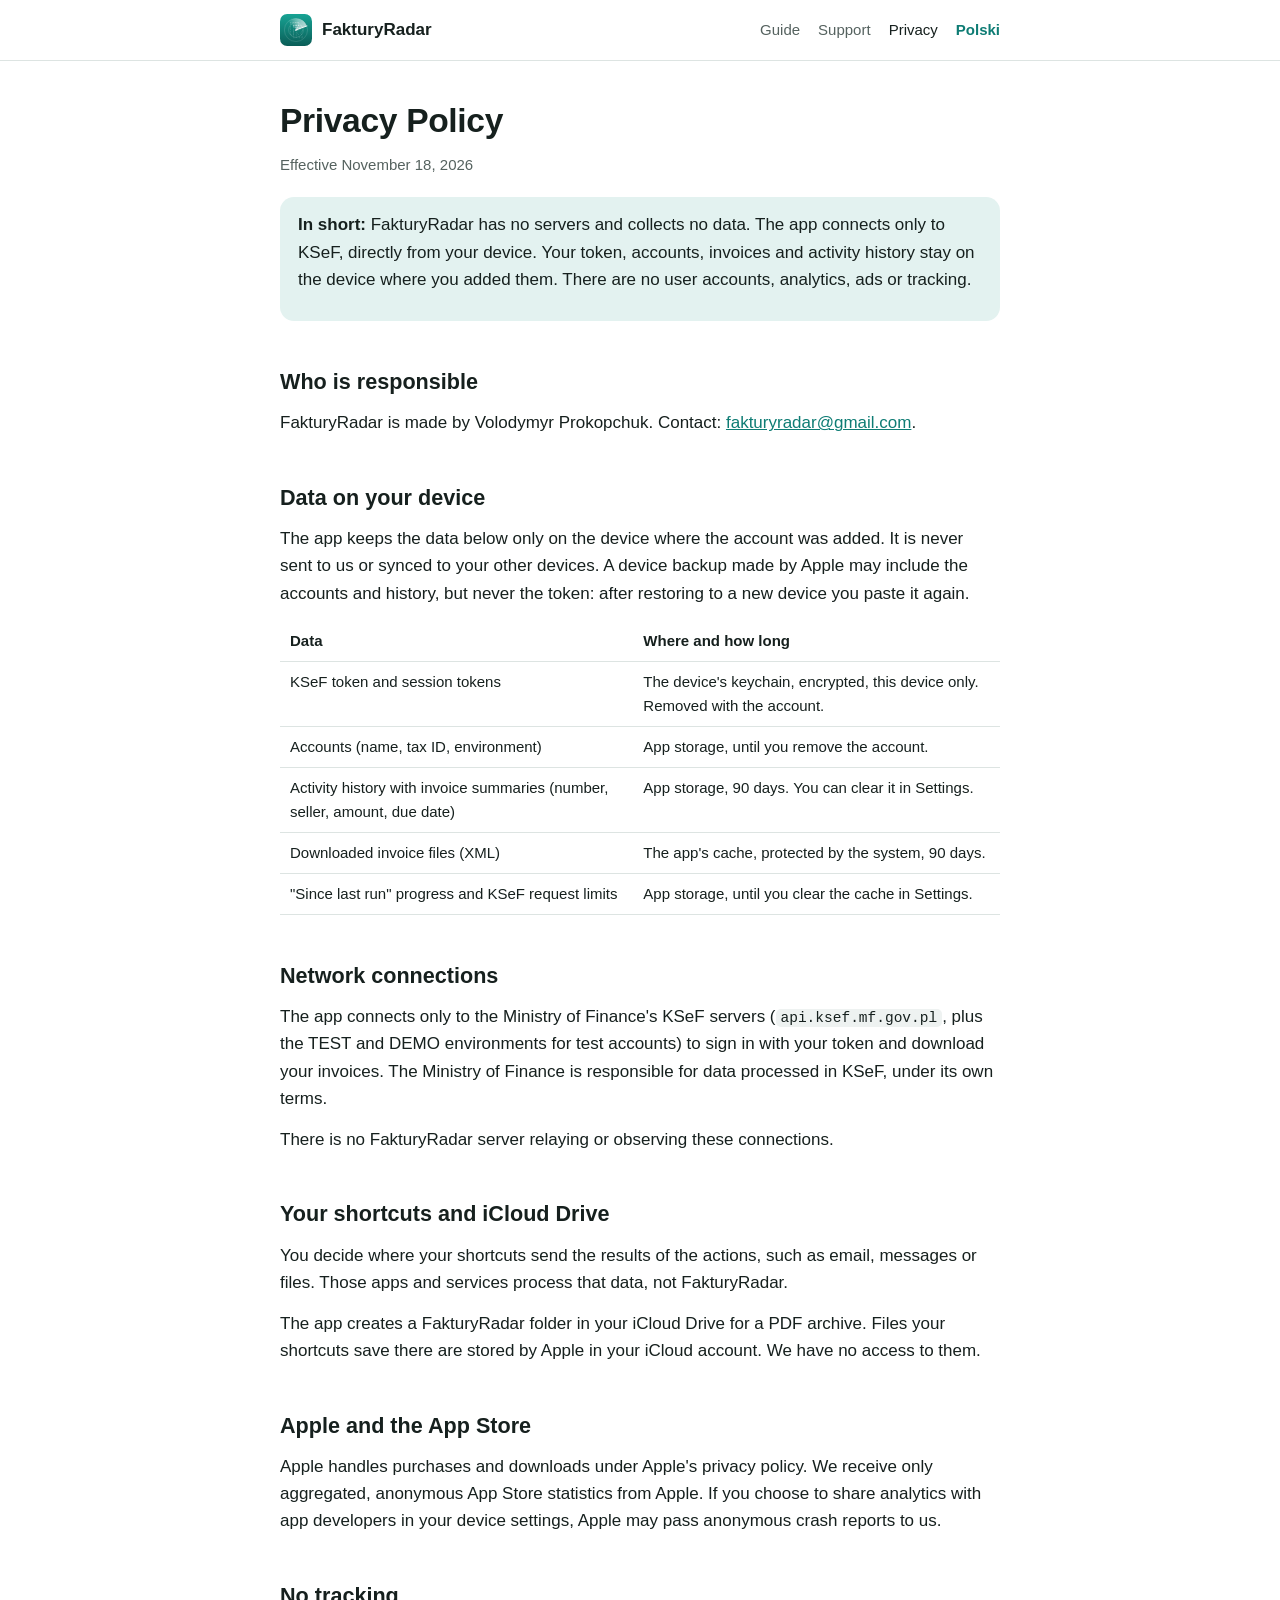
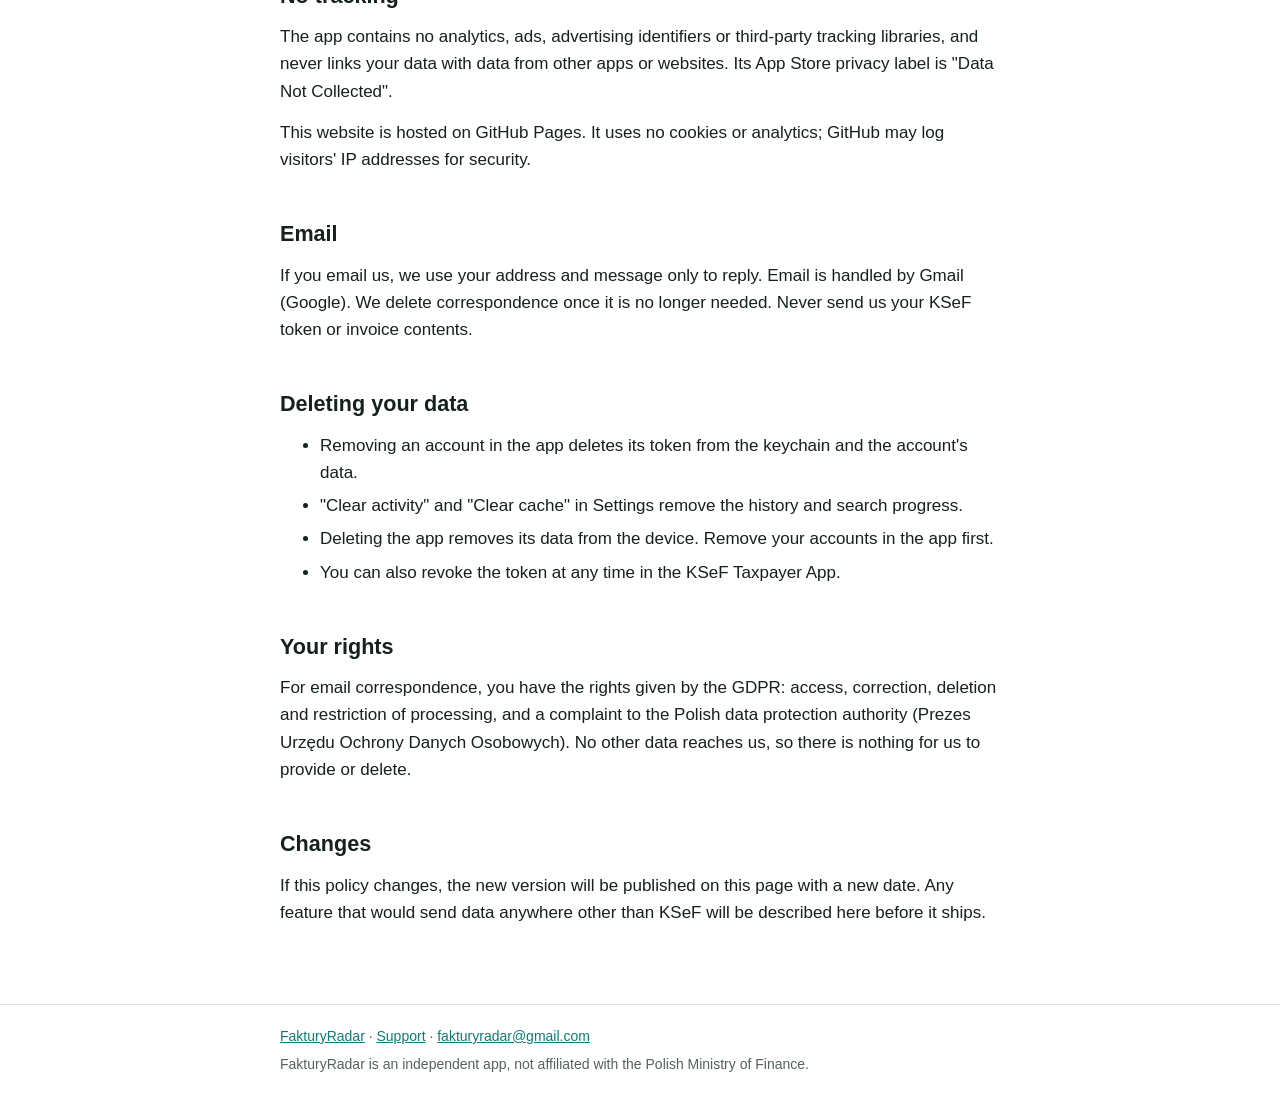
<file: en/privacy/index.html>
<!doctype html>
<html lang="en">
<head>
<meta charset="utf-8">
<meta name="viewport" content="width=device-width, initial-scale=1">
<title>Privacy Policy - FakturyRadar</title>
<meta name="description" content="FakturyRadar has no servers and collects no data. Everything stays on your device.">
<link rel="icon" href="/assets/icon.svg" type="image/svg+xml">
<link rel="alternate" hreflang="pl" href="https://fakturyradar.github.io/privacy/">
<link rel="stylesheet" href="/assets/style.css">
</head>
<body>
<header class="site"><div class="wrap">
  <a class="brand" href="/en/"><img src="/assets/icon.svg" alt="">FakturyRadar</a>
  <nav class="main">
    <a href="/en/guide/">Guide</a>
    <a href="/en/support/">Support</a>
    <a href="/en/privacy/" aria-current="page">Privacy</a>
    <a class="lang" href="/privacy/" hreflang="pl" lang="pl">Polski</a>
  </nav>
</div></header>

<main><div class="wrap">
  <h1>Privacy Policy</h1>
  <p class="meta">Effective November 18, 2026</p>

  <div class="note">
    <p><strong>In short:</strong> FakturyRadar has no servers and collects no data. The app connects only to KSeF, directly from your device. Your token, accounts, invoices and activity history stay on the device where you added them. There are no user accounts, analytics, ads or tracking.</p>
  </div>

  <h2>Who is responsible</h2>
  <p>FakturyRadar is made by Volodymyr Prokopchuk. Contact: <a href="mailto:fakturyradar@gmail.com">fakturyradar@gmail.com</a>.</p>

  <h2>Data on your device</h2>
  <p>The app keeps the data below only on the device where the account was added. It is never sent to us or synced to your other devices. A device backup made by Apple may include the accounts and history, but never the token: after restoring to a new device you paste it again.</p>
  <div class="table"><table>
    <tr><th>Data</th><th>Where and how long</th></tr>
    <tr><td>KSeF token and session tokens</td><td>The device's keychain, encrypted, this device only. Removed with the account.</td></tr>
    <tr><td>Accounts (name, tax ID, environment)</td><td>App storage, until you remove the account.</td></tr>
    <tr><td>Activity history with invoice summaries (number, seller, amount, due date)</td><td>App storage, 90 days. You can clear it in Settings.</td></tr>
    <tr><td>Downloaded invoice files (XML)</td><td>The app's cache, protected by the system, 90 days.</td></tr>
    <tr><td>"Since last run" progress and KSeF request limits</td><td>App storage, until you clear the cache in Settings.</td></tr>
  </table></div>

  <h2>Network connections</h2>
  <p>The app connects only to the Ministry of Finance's KSeF servers (<code>api.ksef.mf.gov.pl</code>, plus the TEST and DEMO environments for test accounts) to sign in with your token and download your invoices. The Ministry of Finance is responsible for data processed in KSeF, under its own terms.</p>
  <p>There is no FakturyRadar server relaying or observing these connections.</p>

  <h2>Your shortcuts and iCloud Drive</h2>
  <p>You decide where your shortcuts send the results of the actions, such as email, messages or files. Those apps and services process that data, not FakturyRadar.</p>
  <p>The app creates a FakturyRadar folder in your iCloud Drive for a PDF archive. Files your shortcuts save there are stored by Apple in your iCloud account. We have no access to them.</p>

  <h2>Apple and the App Store</h2>
  <p>Apple handles purchases and downloads under Apple's privacy policy. We receive only aggregated, anonymous App Store statistics from Apple. If you choose to share analytics with app developers in your device settings, Apple may pass anonymous crash reports to us.</p>

  <h2>No tracking</h2>
  <p>The app contains no analytics, ads, advertising identifiers or third-party tracking libraries, and never links your data with data from other apps or websites. Its App Store privacy label is "Data Not Collected".</p>
  <p>This website is hosted on GitHub Pages. It uses no cookies or analytics; GitHub may log visitors' IP addresses for security.</p>

  <h2>Email</h2>
  <p>If you email us, we use your address and message only to reply. Email is handled by Gmail (Google). We delete correspondence once it is no longer needed. Never send us your KSeF token or invoice contents.</p>

  <h2>Deleting your data</h2>
  <ul>
    <li>Removing an account in the app deletes its token from the keychain and the account's data.</li>
    <li>"Clear activity" and "Clear cache" in Settings remove the history and search progress.</li>
    <li>Deleting the app removes its data from the device. Remove your accounts in the app first.</li>
    <li>You can also revoke the token at any time in the KSeF Taxpayer App.</li>
  </ul>

  <h2>Your rights</h2>
  <p>For email correspondence, you have the rights given by the GDPR: access, correction, deletion and restriction of processing, and a complaint to the Polish data protection authority (Prezes Urzędu Ochrony Danych Osobowych). No other data reaches us, so there is nothing for us to provide or delete.</p>

  <h2>Changes</h2>
  <p>If this policy changes, the new version will be published on this page with a new date. Any feature that would send data anywhere other than KSeF will be described here before it ships.</p>
</div></main>

<footer class="site"><div class="wrap">
  <p><a href="/en/">FakturyRadar</a> · <a href="/en/support/">Support</a> · <a href="mailto:fakturyradar@gmail.com">fakturyradar@gmail.com</a></p>
  <p>FakturyRadar is an independent app, not affiliated with the Polish Ministry of Finance.</p>
</div></footer>
</body>
</html>
</file>
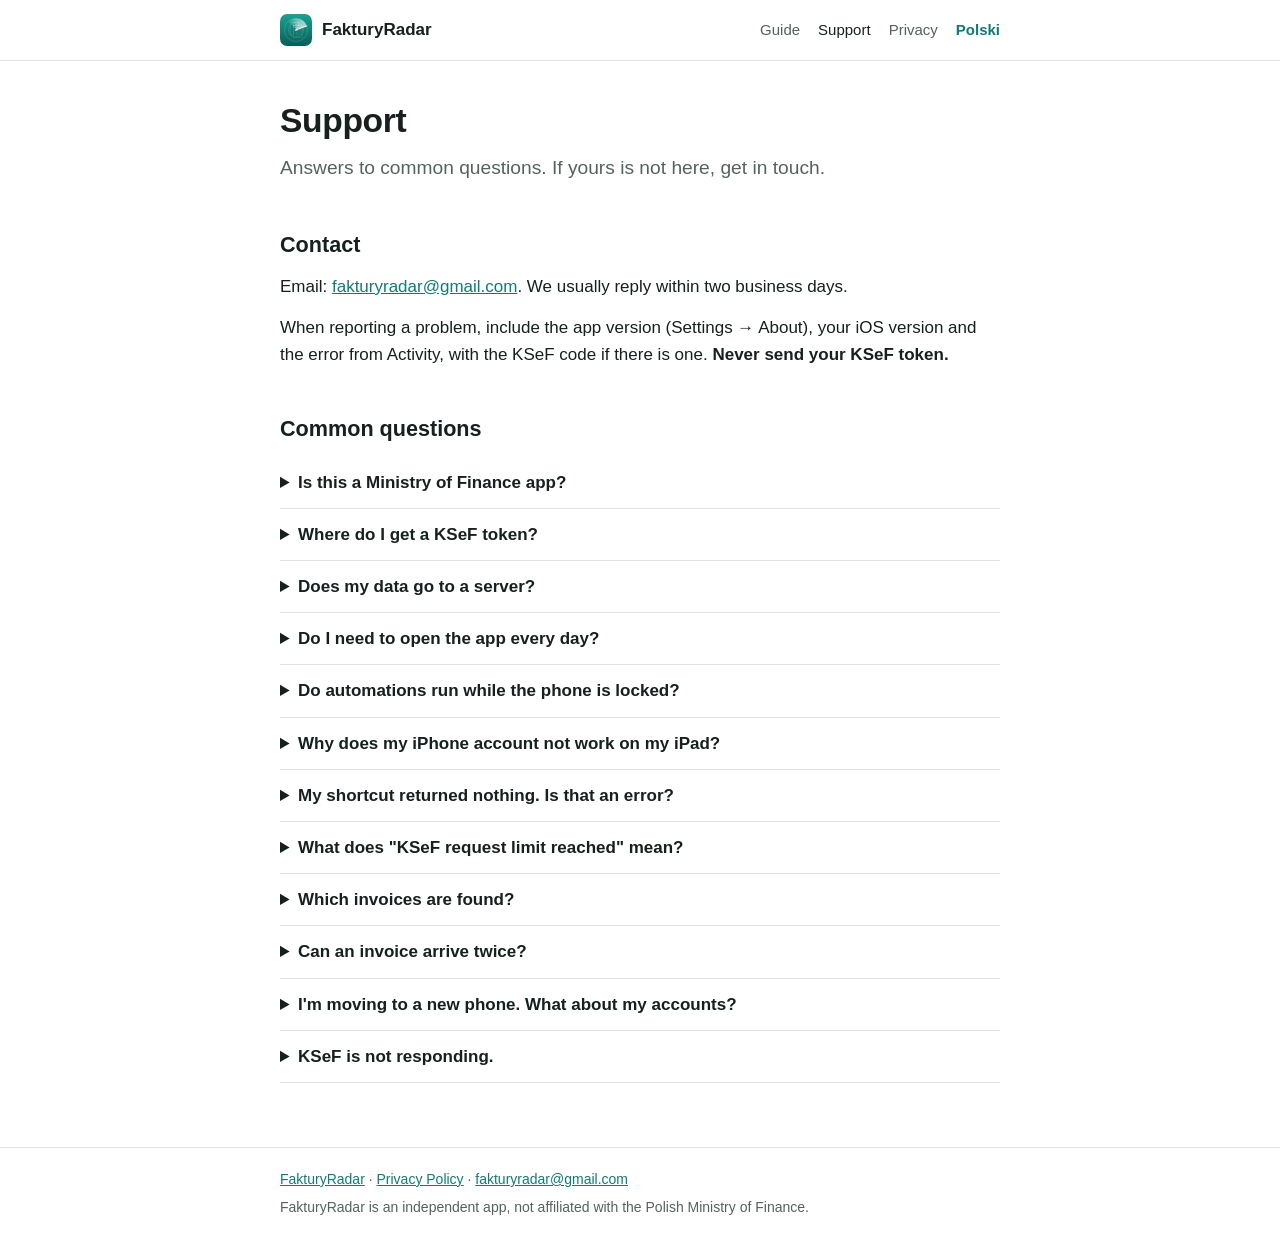
<file: en/support/index.html>
<!doctype html>
<html lang="en">
<head>
<meta charset="utf-8">
<meta name="viewport" content="width=device-width, initial-scale=1">
<title>Support - FakturyRadar</title>
<meta name="description" content="Common questions about FakturyRadar and how to contact us.">
<link rel="icon" href="/assets/icon.svg" type="image/svg+xml">
<link rel="alternate" hreflang="pl" href="https://fakturyradar.github.io/support/">
<link rel="stylesheet" href="/assets/style.css">
</head>
<body>
<header class="site"><div class="wrap">
  <a class="brand" href="/en/"><img src="/assets/icon.svg" alt="">FakturyRadar</a>
  <nav class="main">
    <a href="/en/guide/">Guide</a>
    <a href="/en/support/" aria-current="page">Support</a>
    <a href="/en/privacy/">Privacy</a>
    <a class="lang" href="/support/" hreflang="pl" lang="pl">Polski</a>
  </nav>
</div></header>

<main><div class="wrap">
  <h1>Support</h1>
  <p class="lead">Answers to common questions. If yours is not here, get in touch.</p>

  <h2>Contact</h2>
  <p>Email: <a href="mailto:fakturyradar@gmail.com">fakturyradar@gmail.com</a>. We usually reply within two business days.</p>
  <p>When reporting a problem, include the app version (Settings → About), your iOS version and the error from Activity, with the KSeF code if there is one. <strong>Never send your KSeF token.</strong></p>

  <h2>Common questions</h2>

  <details>
    <summary>Is this a Ministry of Finance app?</summary>
    <p>No. FakturyRadar is an independent app. It connects to KSeF through the public API, the same way accounting software does.</p>
  </details>

  <details>
    <summary>Where do I get a KSeF token?</summary>
    <p>Sign in to the KSeF Taxpayer App (through login.gov.pl), open "Tokeny" and choose "Generuj token". Give it a name, such as "FakturyRadar", and select the permission to view invoices. The token is shown only once: copy it right away and paste it into the app. Details are in the <a href="/en/guide/#account">guide</a>.</p>
  </details>

  <details>
    <summary>Does my data go to a server?</summary>
    <p>No. The app connects only to KSeF, directly from your device. We have no server and never see your token or invoices. See the <a href="/en/privacy/">privacy policy</a>.</p>
  </details>

  <details>
    <summary>Do I need to open the app every day?</summary>
    <p>No. Automations in Shortcuts do the work in the background. You come back to the app to add an account or a shortcut, or to check the history in Activity.</p>
  </details>

  <details>
    <summary>Do automations run while the phone is locked?</summary>
    <p>Yes. After a restart, unlock the device once: until then iOS keeps the token in the keychain unavailable, and a run ends with a clear error.</p>
  </details>

  <details>
    <summary>Why does my iPhone account not work on my iPad?</summary>
    <p>Accounts and tokens stay on the device where you added them, on purpose. Shortcuts sync over iCloud, so otherwise the same invoice would arrive from every device. To run automations on the iPad, add the account there separately.</p>
  </details>

  <details>
    <summary>My shortcut returned nothing. Is that an error?</summary>
    <p>Most likely there were no new invoices. The action then succeeds without a value. Use "If … has no value" in your shortcut. Every run is listed in Activity.</p>
  </details>

  <details>
    <summary>What does "KSeF request limit reached" mean?</summary>
    <p>KSeF allows a limited number of searches per hour for each account. The app keeps within the limit and tells you when to try again. If many shortcuts run at the same time, spread them out.</p>
  </details>

  <details>
    <summary>Which invoices are found?</summary>
    <p>Invoices where your company is the buyer (received) or the seller (issued). Invoices where it is a third party are not supported yet.</p>
  </details>

  <details>
    <summary>Can an invoice arrive twice?</summary>
    <p>The "Since last run" period returns each invoice to an automation exactly once, even after a skipped run. If a run fails, the same invoices come again in the next one. The same shortcut on an iPhone and an iPad reports an invoice on both.</p>
  </details>

  <details>
    <summary>I'm moving to a new phone. What about my accounts?</summary>
    <p>After restoring a backup the accounts may appear, but the token is not transferred. Paste it again or generate a new one in the Taxpayer App.</p>
  </details>

  <details>
    <summary>KSeF is not responding.</summary>
    <p>That is a problem with the Ministry of Finance servers, not your account. The next run picks up everything that was missed. KSeF news is published at <a href="https://ksef.podatki.gov.pl">ksef.podatki.gov.pl</a>.</p>
  </details>
</div></main>

<footer class="site"><div class="wrap">
  <p><a href="/en/">FakturyRadar</a> · <a href="/en/privacy/">Privacy Policy</a> · <a href="mailto:fakturyradar@gmail.com">fakturyradar@gmail.com</a></p>
  <p>FakturyRadar is an independent app, not affiliated with the Polish Ministry of Finance.</p>
</div></footer>
</body>
</html>
</file>
<file: assets/style.css>
:root {
  --bg: #ffffff;
  --surface: #f3f6f5;
  --text: #16201e;
  --muted: #55625f;
  --line: #dde4e2;
  --accent: #0e7c74;
  --accent-soft: #e3f2f0;
  --code: #eef2f1;
  color-scheme: light dark;
}

@media (prefers-color-scheme: dark) {
  :root {
    --bg: #111514;
    --surface: #1a201e;
    --text: #e8eeec;
    --muted: #9aa8a4;
    --line: #2a3330;
    --accent: #4ccbb9;
    --accent-soft: #17302c;
    --code: #1f2725;
  }
}

* { box-sizing: border-box; }

body {
  margin: 0;
  background: var(--bg);
  color: var(--text);
  font: 17px/1.6 -apple-system, BlinkMacSystemFont, "SF Pro Text", "Segoe UI", Roboto, sans-serif;
  -webkit-text-size-adjust: 100%;
}

a { color: var(--accent); }
a:hover { text-decoration-thickness: 2px; }

.wrap { max-width: 760px; margin: 0 auto; padding: 0 20px; }

header.site {
  border-bottom: 1px solid var(--line);
}
header.site .wrap {
  display: flex;
  align-items: center;
  gap: 16px;
  flex-wrap: wrap;
  padding-top: 14px;
  padding-bottom: 14px;
}
.brand {
  display: flex;
  align-items: center;
  gap: 10px;
  font-weight: 650;
  color: var(--text);
  text-decoration: none;
  margin-right: auto;
}
.brand img { width: 32px; height: 32px; }
nav.main { display: flex; gap: 18px; flex-wrap: wrap; font-size: 15px; }
nav.main a { color: var(--muted); text-decoration: none; }
nav.main a[aria-current="page"], nav.main a:hover { color: var(--text); }
nav.main .lang { color: var(--accent); font-weight: 600; }

main { padding: 40px 0 64px; }

h1 { font-size: 2.1rem; line-height: 1.2; margin: 0 0 12px; letter-spacing: -0.01em; }
h2 { font-size: 1.35rem; margin: 44px 0 10px; }
h3 { font-size: 1.05rem; margin: 28px 0 6px; }
p, ul, ol { margin: 0 0 14px; }
li { margin-bottom: 6px; }
.lead { font-size: 1.2rem; color: var(--muted); }
.meta { color: var(--muted); font-size: 15px; }

.hero { display: flex; gap: 24px; align-items: center; margin-bottom: 8px; }
.hero img { width: 96px; height: 96px; flex: none; }

.pillars {
  display: grid;
  grid-template-columns: repeat(2, 1fr);
  gap: 14px;
  margin: 28px 0;
  padding: 0;
  list-style: none;
}
.pillars li {
  background: var(--surface);
  border-radius: 16px;
  padding: 18px 18px 14px;
  margin: 0;
}
.pillars strong { display: block; margin-bottom: 4px; }
.pillars span { color: var(--muted); font-size: 15px; }

.note {
  background: var(--accent-soft);
  border-radius: 14px;
  padding: 14px 18px;
  margin: 20px 0;
}

code, pre { font: 14.5px/1.5 ui-monospace, "SF Mono", Menlo, monospace; }
code { background: var(--code); border-radius: 5px; padding: 1px 5px; }
pre { background: var(--code); border-radius: 12px; padding: 14px 16px; overflow-x: auto; }
pre code { background: none; padding: 0; }

.table { overflow-x: auto; margin: 0 0 16px; }
table { border-collapse: collapse; width: 100%; font-size: 15px; }
th, td { text-align: left; vertical-align: top; padding: 8px 10px; border-bottom: 1px solid var(--line); }
th { font-weight: 600; }

details { border-bottom: 1px solid var(--line); padding: 12px 0; }
summary { cursor: pointer; font-weight: 600; }
details p { margin-top: 8px; }

footer.site { border-top: 1px solid var(--line); color: var(--muted); font-size: 14px; }
footer.site .wrap { padding-top: 20px; padding-bottom: 32px; }
footer.site p { margin: 0 0 6px; }

@media (max-width: 560px) {
  h1 { font-size: 1.7rem; }
  .hero { flex-direction: column; align-items: flex-start; }
  .hero img { width: 72px; height: 72px; }
  .pillars { grid-template-columns: 1fr; }
}

ol.steps { list-style: none; counter-reset: step; padding: 0; margin: 12px 0 24px; }
ol.steps > li { counter-increment: step; position: relative; padding-left: 40px; margin-bottom: 22px; }
ol.steps > li::before {
  content: counter(step);
  position: absolute;
  left: 0;
  top: 1px;
  width: 26px;
  height: 26px;
  border-radius: 50%;
  background: var(--accent);
  color: var(--bg);
  font-size: 14px;
  font-weight: 650;
  line-height: 26px;
  text-align: center;
}
ol.steps strong { display: block; }
ol.steps span { display: block; color: var(--muted); }
ol.steps img {
  display: block;
  width: 100%;
  max-width: 360px;
  height: auto;
  margin-top: 10px;
  border-radius: 12px;
  border: 1px solid var(--line);
}
</file>
